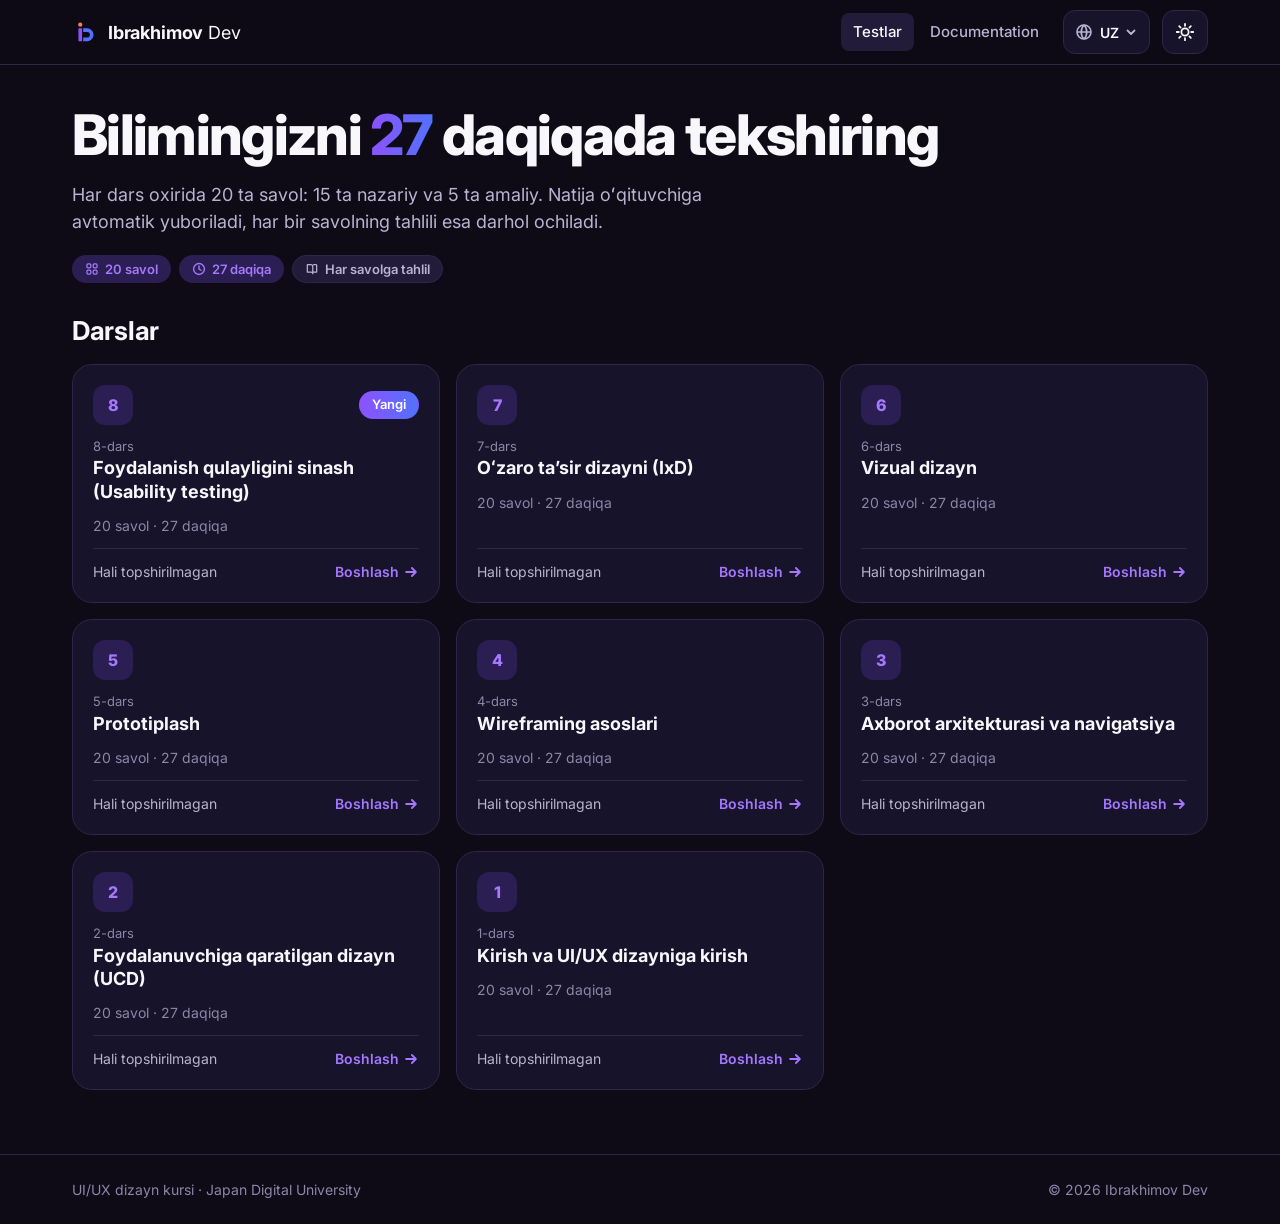
<file: index.html>
<!doctype html>
<html lang="uz" data-base="">
<head>
<meta charset="utf-8">
<meta name="viewport" content="width=device-width, initial-scale=1, viewport-fit=cover">
<title>UI/UX testlar · Ibrakhimov Dev</title>
<meta name="description" content="UI/UX dizayn kursi: har dars uchun 20 savollik test, tahlil bilan.">
<meta name="theme-color" content="#0E0B17">
<link rel="icon" href="assets/img/mark.svg" type="image/svg+xml">
<link rel="icon" href="assets/img/favicon-32.png" sizes="32x32">
<link rel="apple-touch-icon" href="assets/img/apple-touch-icon.png">
<link rel="preconnect" href="https://fonts.googleapis.com">
<link rel="preconnect" href="https://fonts.gstatic.com" crossorigin>
<link rel="stylesheet" href="https://fonts.googleapis.com/css2?family=Inter:wght@400;500;600;700;800&display=swap">
<link rel="stylesheet" href="assets/css/style.css">
<script>try{var th=JSON.parse(localStorage.getItem('uiux:theme'));if(th)document.documentElement.setAttribute('data-theme',th)}catch(e){}</script>
</head>
<body data-page="tests">
<header id="site-header"></header>
<main id="main">
  <section class="hero container">
    <h1 class="display" id="hero-title"></h1>
    <p class="lead" id="hero-lead"></p>
    <div class="chips" id="hero-chips"></div>
  </section>
  <section class="container section" style="padding-top:8px" aria-labelledby="lessons-title">
    <h2 class="h2" id="lessons-title" data-t="home.lessons" style="margin-bottom:16px"></h2>
    <div class="lessons" id="lessons"></div>
  </section>
</main>
<footer id="site-footer"></footer>
<script src="assets/js/i18n.js"></script>
<script src="assets/js/common.js"></script>
<script src="assets/js/home.js"></script>
</body>
</html>
</file>
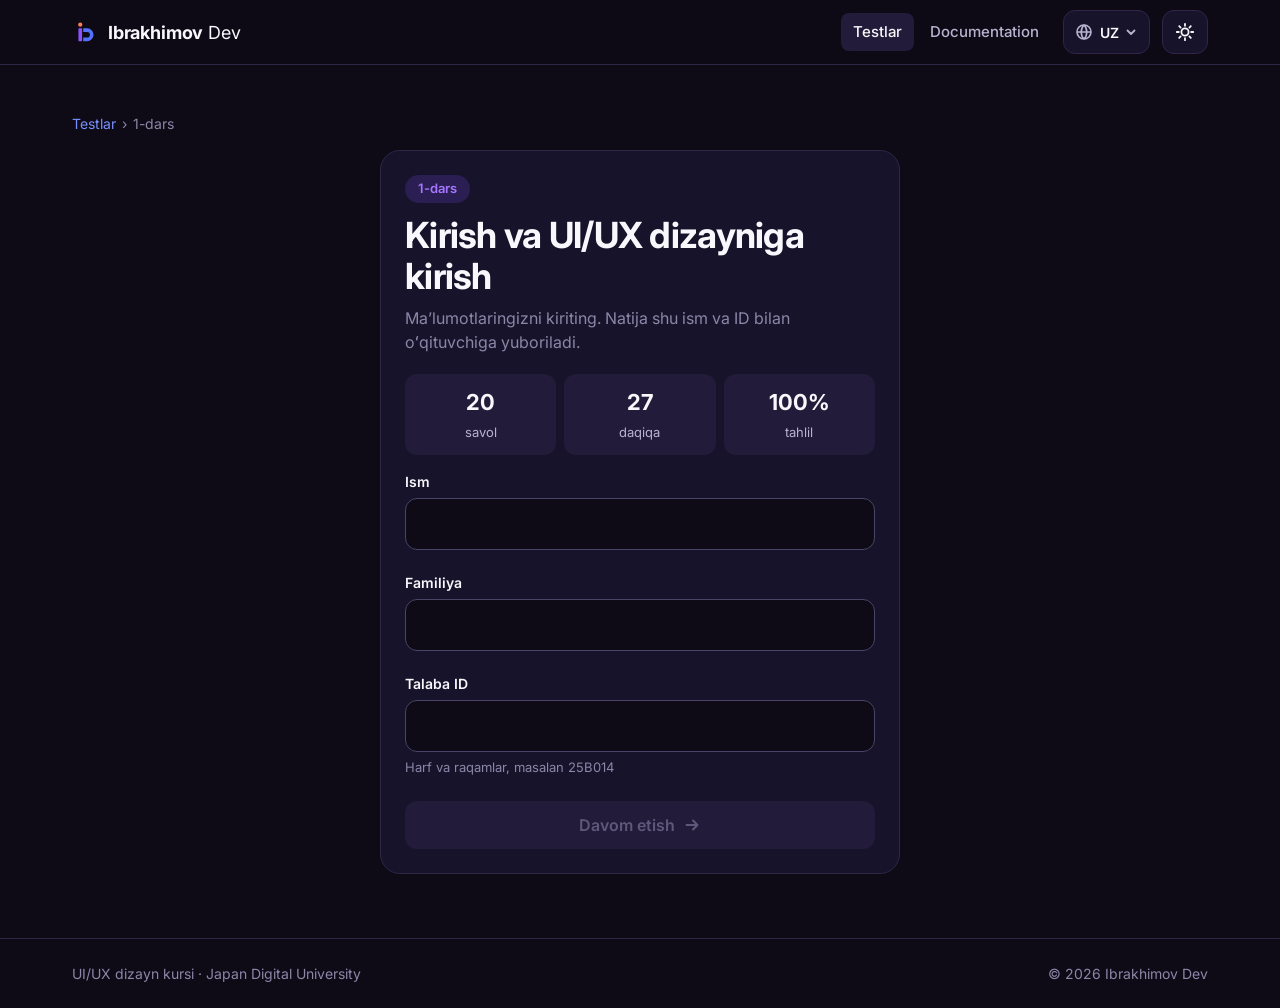
<file: dars-1/index.html>
<!doctype html>
<html lang="uz" data-base="../">
<head>
<meta charset="utf-8">
<meta name="viewport" content="width=device-width, initial-scale=1, viewport-fit=cover">
<title>1-dars testi · Ibrakhimov Dev</title>
<meta name="description" content="Kirish va UI/UX dizayniga kirish — 20 savollik test (15 nazariy + 5 amaliy), 27 daqiqa.">
<meta name="theme-color" content="#0E0B17">
<link rel="icon" href="../assets/img/mark.svg" type="image/svg+xml">
<link rel="icon" href="../assets/img/favicon-32.png" sizes="32x32">
<link rel="apple-touch-icon" href="../assets/img/apple-touch-icon.png">
<link rel="preconnect" href="https://fonts.googleapis.com">
<link rel="preconnect" href="https://fonts.gstatic.com" crossorigin>
<link rel="stylesheet" href="https://fonts.googleapis.com/css2?family=Inter:wght@400;500;600;700;800&display=swap">
<link rel="stylesheet" href="../assets/css/style.css">
<script>try{var th=JSON.parse(localStorage.getItem('uiux:theme'));if(th)document.documentElement.setAttribute('data-theme',th)}catch(e){}</script>
</head>
<body data-page="tests" data-lesson="1">
<header id="site-header"></header>
<main id="main"><div id="app"><div class="container section"><div class="card empty">…</div></div></div></main>
<footer id="site-footer"></footer>
<script src="../assets/js/i18n.js"></script>
<script src="../assets/js/common.js"></script>
<script src="../assets/js/test.js"></script>
</body>
</html>
</file>
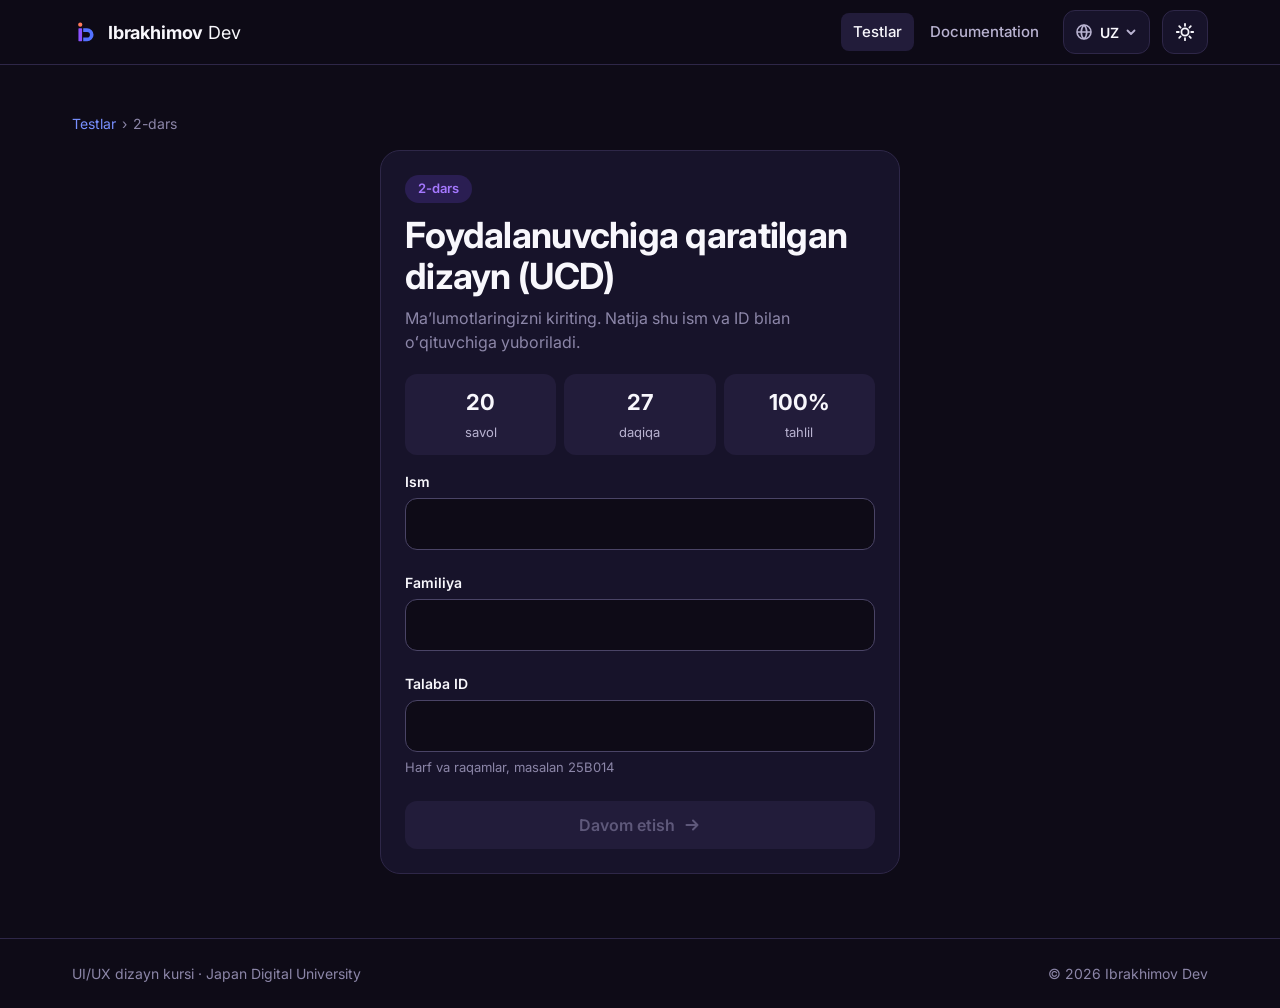
<file: dars-2/index.html>
<!doctype html>
<html lang="uz" data-base="../">
<head>
<meta charset="utf-8">
<meta name="viewport" content="width=device-width, initial-scale=1, viewport-fit=cover">
<title>2-dars testi · Ibrakhimov Dev</title>
<meta name="description" content="Foydalanuvchiga qaratilgan dizayn (UCD) — 20 savollik test (15 nazariy + 5 amaliy), 27 daqiqa.">
<meta name="theme-color" content="#0E0B17">
<link rel="icon" href="../assets/img/mark.svg" type="image/svg+xml">
<link rel="icon" href="../assets/img/favicon-32.png" sizes="32x32">
<link rel="apple-touch-icon" href="../assets/img/apple-touch-icon.png">
<link rel="preconnect" href="https://fonts.googleapis.com">
<link rel="preconnect" href="https://fonts.gstatic.com" crossorigin>
<link rel="stylesheet" href="https://fonts.googleapis.com/css2?family=Inter:wght@400;500;600;700;800&display=swap">
<link rel="stylesheet" href="../assets/css/style.css">
<script>try{var th=JSON.parse(localStorage.getItem('uiux:theme'));if(th)document.documentElement.setAttribute('data-theme',th)}catch(e){}</script>
</head>
<body data-page="tests" data-lesson="2">
<header id="site-header"></header>
<main id="main"><div id="app"><div class="container section"><div class="card empty">…</div></div></div></main>
<footer id="site-footer"></footer>
<script src="../assets/js/i18n.js"></script>
<script src="../assets/js/common.js"></script>
<script src="../assets/js/test.js"></script>
</body>
</html>
</file>
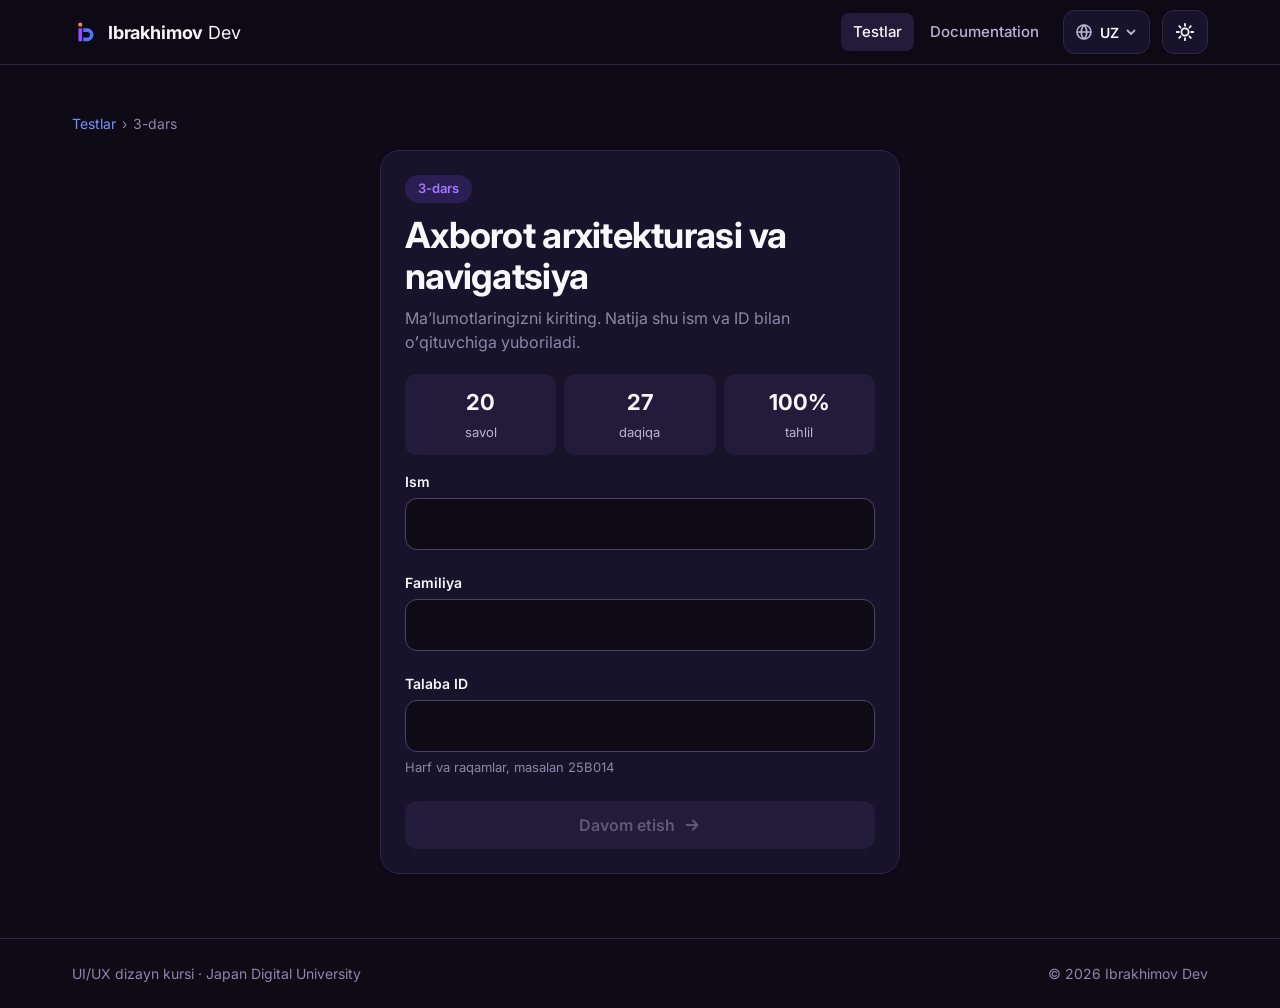
<file: dars-3/index.html>
<!doctype html>
<html lang="uz" data-base="../">
<head>
<meta charset="utf-8">
<meta name="viewport" content="width=device-width, initial-scale=1, viewport-fit=cover">
<title>3-dars testi · Ibrakhimov Dev</title>
<meta name="description" content="Axborot arxitekturasi va navigatsiya — 20 savollik test (15 nazariy + 5 amaliy), 27 daqiqa.">
<meta name="theme-color" content="#0E0B17">
<link rel="icon" href="../assets/img/mark.svg" type="image/svg+xml">
<link rel="icon" href="../assets/img/favicon-32.png" sizes="32x32">
<link rel="apple-touch-icon" href="../assets/img/apple-touch-icon.png">
<link rel="preconnect" href="https://fonts.googleapis.com">
<link rel="preconnect" href="https://fonts.gstatic.com" crossorigin>
<link rel="stylesheet" href="https://fonts.googleapis.com/css2?family=Inter:wght@400;500;600;700;800&display=swap">
<link rel="stylesheet" href="../assets/css/style.css">
<script>try{var th=JSON.parse(localStorage.getItem('uiux:theme'));if(th)document.documentElement.setAttribute('data-theme',th)}catch(e){}</script>
</head>
<body data-page="tests" data-lesson="3">
<header id="site-header"></header>
<main id="main"><div id="app"><div class="container section"><div class="card empty">…</div></div></div></main>
<footer id="site-footer"></footer>
<script src="../assets/js/i18n.js"></script>
<script src="../assets/js/common.js"></script>
<script src="../assets/js/test.js"></script>
</body>
</html>
</file>
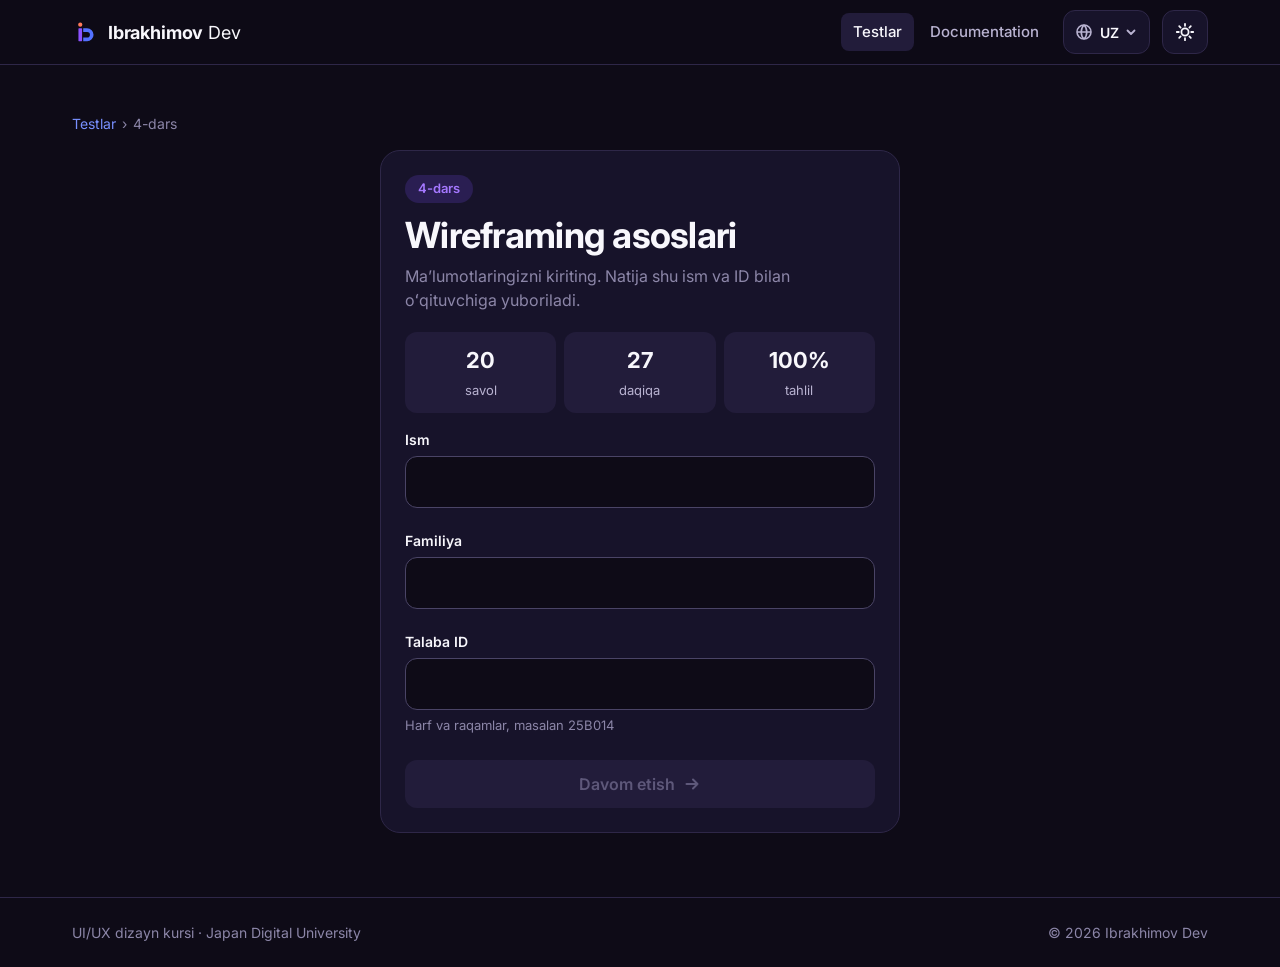
<file: dars-4/index.html>
<!doctype html>
<html lang="uz" data-base="../">
<head>
<meta charset="utf-8">
<meta name="viewport" content="width=device-width, initial-scale=1, viewport-fit=cover">
<title>4-dars testi · Ibrakhimov Dev</title>
<meta name="description" content="Wireframing asoslari — 20 savollik test (15 nazariy + 5 amaliy), 27 daqiqa.">
<meta name="theme-color" content="#0E0B17">
<link rel="icon" href="../assets/img/mark.svg" type="image/svg+xml">
<link rel="icon" href="../assets/img/favicon-32.png" sizes="32x32">
<link rel="apple-touch-icon" href="../assets/img/apple-touch-icon.png">
<link rel="preconnect" href="https://fonts.googleapis.com">
<link rel="preconnect" href="https://fonts.gstatic.com" crossorigin>
<link rel="stylesheet" href="https://fonts.googleapis.com/css2?family=Inter:wght@400;500;600;700;800&display=swap">
<link rel="stylesheet" href="../assets/css/style.css">
<script>try{var th=JSON.parse(localStorage.getItem('uiux:theme'));if(th)document.documentElement.setAttribute('data-theme',th)}catch(e){}</script>
</head>
<body data-page="tests" data-lesson="4">
<header id="site-header"></header>
<main id="main"><div id="app"><div class="container section"><div class="card empty">…</div></div></div></main>
<footer id="site-footer"></footer>
<script src="../assets/js/i18n.js"></script>
<script src="../assets/js/common.js"></script>
<script src="../assets/js/test.js"></script>
</body>
</html>
</file>
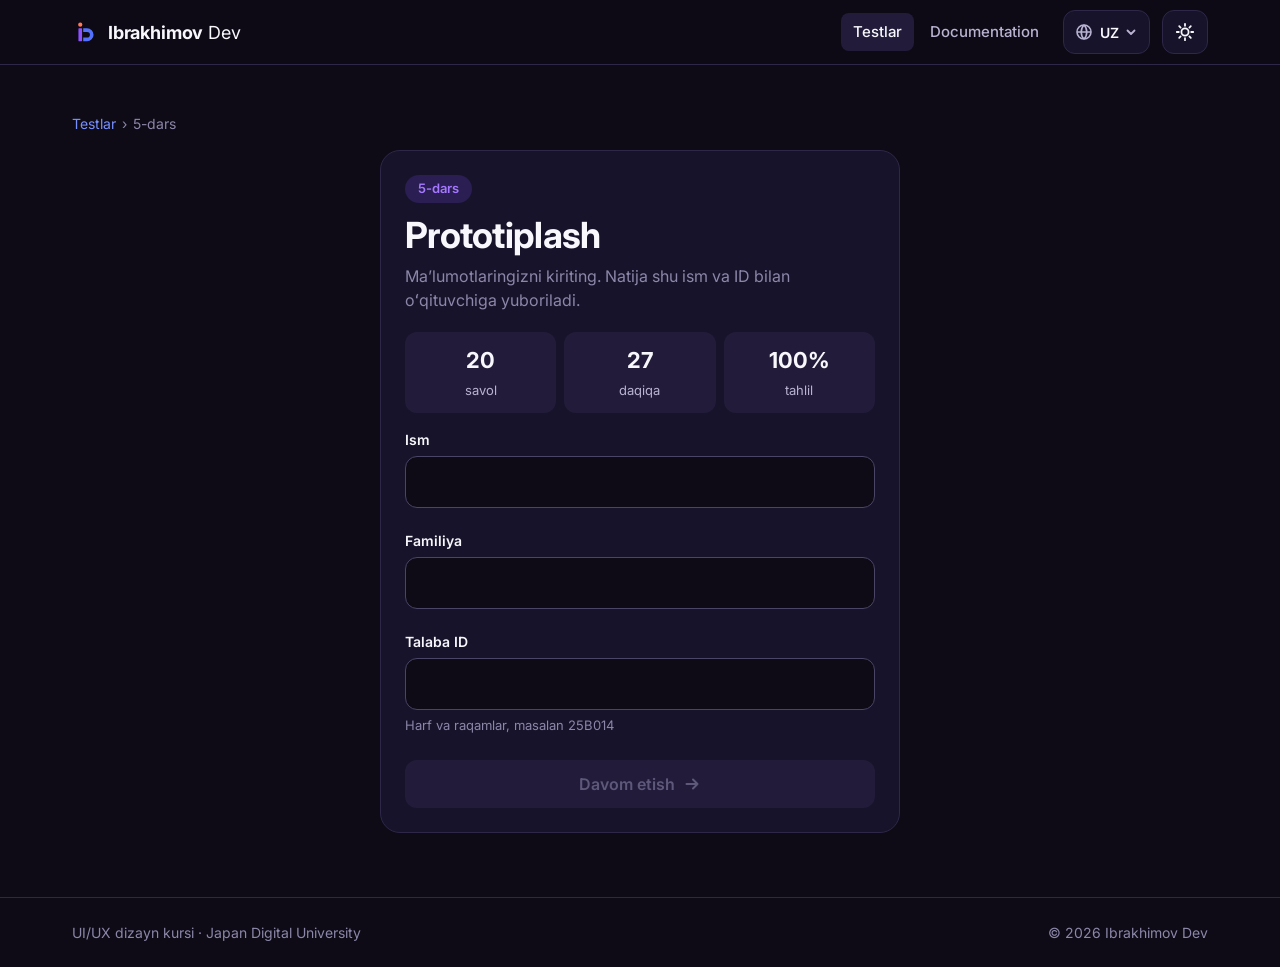
<file: dars-5/index.html>
<!doctype html>
<html lang="uz" data-base="../">
<head>
<meta charset="utf-8">
<meta name="viewport" content="width=device-width, initial-scale=1, viewport-fit=cover">
<title>5-dars testi · Ibrakhimov Dev</title>
<meta name="description" content="Prototiplash — 20 savollik test (15 nazariy + 5 amaliy), 27 daqiqa.">
<meta name="theme-color" content="#0E0B17">
<link rel="icon" href="../assets/img/mark.svg" type="image/svg+xml">
<link rel="icon" href="../assets/img/favicon-32.png" sizes="32x32">
<link rel="apple-touch-icon" href="../assets/img/apple-touch-icon.png">
<link rel="preconnect" href="https://fonts.googleapis.com">
<link rel="preconnect" href="https://fonts.gstatic.com" crossorigin>
<link rel="stylesheet" href="https://fonts.googleapis.com/css2?family=Inter:wght@400;500;600;700;800&display=swap">
<link rel="stylesheet" href="../assets/css/style.css">
<script>try{var th=JSON.parse(localStorage.getItem('uiux:theme'));if(th)document.documentElement.setAttribute('data-theme',th)}catch(e){}</script>
</head>
<body data-page="tests" data-lesson="5">
<header id="site-header"></header>
<main id="main"><div id="app"><div class="container section"><div class="card empty">…</div></div></div></main>
<footer id="site-footer"></footer>
<script src="../assets/js/i18n.js"></script>
<script src="../assets/js/common.js"></script>
<script src="../assets/js/test.js"></script>
</body>
</html>
</file>
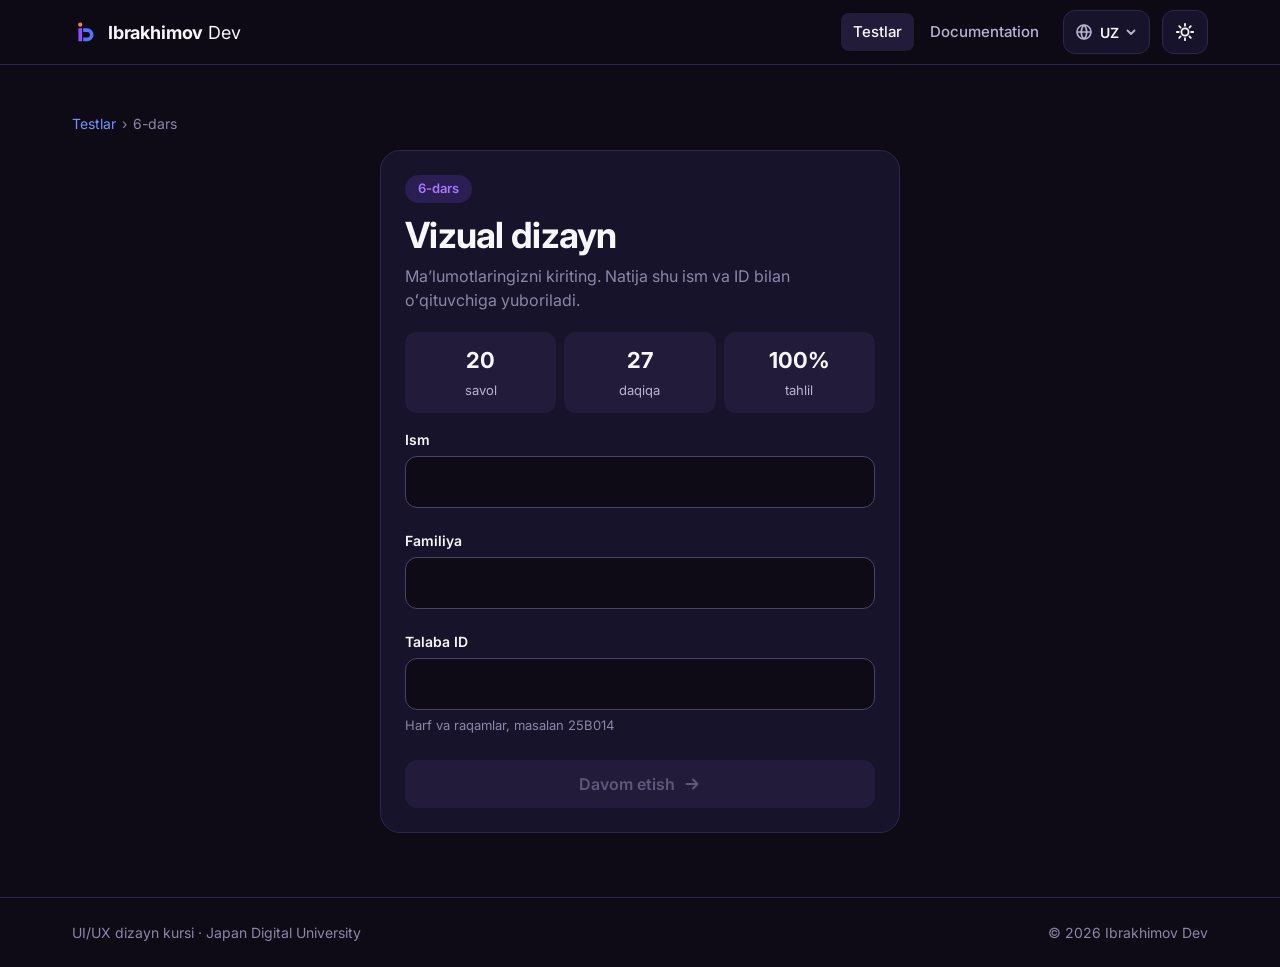
<file: dars-6/index.html>
<!doctype html>
<html lang="uz" data-base="../">
<head>
<meta charset="utf-8">
<meta name="viewport" content="width=device-width, initial-scale=1, viewport-fit=cover">
<title>6-dars testi · Ibrakhimov Dev</title>
<meta name="description" content="Vizual dizayn — 20 savollik test (15 nazariy + 5 amaliy), 27 daqiqa.">
<meta name="theme-color" content="#0E0B17">
<link rel="icon" href="../assets/img/mark.svg" type="image/svg+xml">
<link rel="icon" href="../assets/img/favicon-32.png" sizes="32x32">
<link rel="apple-touch-icon" href="../assets/img/apple-touch-icon.png">
<link rel="preconnect" href="https://fonts.googleapis.com">
<link rel="preconnect" href="https://fonts.gstatic.com" crossorigin>
<link rel="stylesheet" href="https://fonts.googleapis.com/css2?family=Inter:wght@400;500;600;700;800&display=swap">
<link rel="stylesheet" href="../assets/css/style.css">
<script>try{var th=JSON.parse(localStorage.getItem('uiux:theme'));if(th)document.documentElement.setAttribute('data-theme',th)}catch(e){}</script>
</head>
<body data-page="tests" data-lesson="6">
<header id="site-header"></header>
<main id="main"><div id="app"><div class="container section"><div class="card empty">…</div></div></div></main>
<footer id="site-footer"></footer>
<script src="../assets/js/i18n.js"></script>
<script src="../assets/js/common.js"></script>
<script src="../assets/js/test.js"></script>
</body>
</html>
</file>
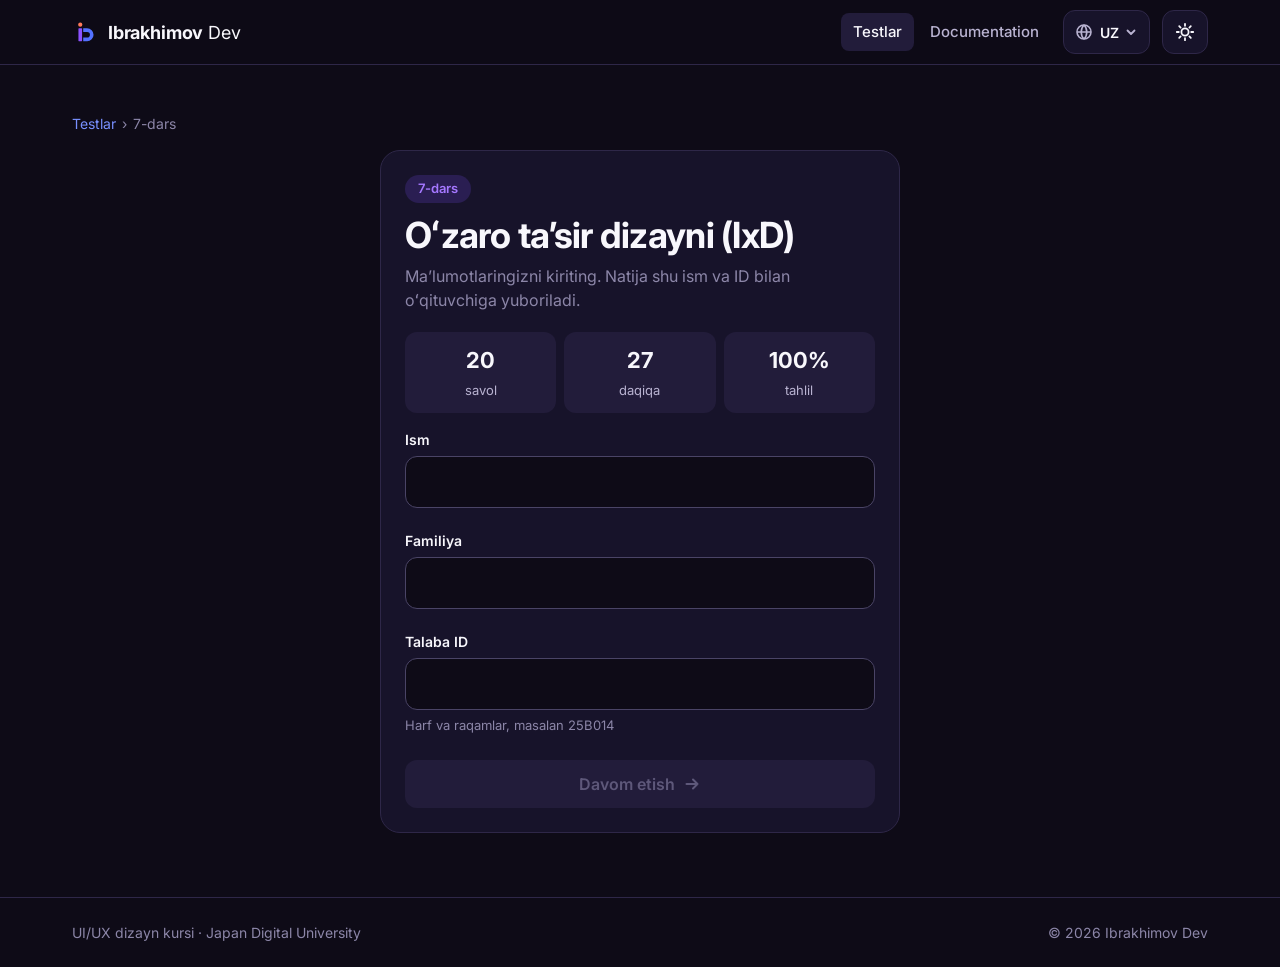
<file: dars-7/index.html>
<!doctype html>
<html lang="uz" data-base="../">
<head>
<meta charset="utf-8">
<meta name="viewport" content="width=device-width, initial-scale=1, viewport-fit=cover">
<title>7-dars testi · Ibrakhimov Dev</title>
<meta name="description" content="Oʻzaro taʼsir dizayni (IxD) — 20 savollik test (15 nazariy + 5 amaliy), 27 daqiqa.">
<meta name="theme-color" content="#0E0B17">
<link rel="icon" href="../assets/img/mark.svg" type="image/svg+xml">
<link rel="icon" href="../assets/img/favicon-32.png" sizes="32x32">
<link rel="apple-touch-icon" href="../assets/img/apple-touch-icon.png">
<link rel="preconnect" href="https://fonts.googleapis.com">
<link rel="preconnect" href="https://fonts.gstatic.com" crossorigin>
<link rel="stylesheet" href="https://fonts.googleapis.com/css2?family=Inter:wght@400;500;600;700;800&display=swap">
<link rel="stylesheet" href="../assets/css/style.css">
<script>try{var th=JSON.parse(localStorage.getItem('uiux:theme'));if(th)document.documentElement.setAttribute('data-theme',th)}catch(e){}</script>
</head>
<body data-page="tests" data-lesson="7">
<header id="site-header"></header>
<main id="main"><div id="app"><div class="container section"><div class="card empty">…</div></div></div></main>
<footer id="site-footer"></footer>
<script src="../assets/js/i18n.js"></script>
<script src="../assets/js/common.js"></script>
<script src="../assets/js/test.js"></script>
</body>
</html>
</file>
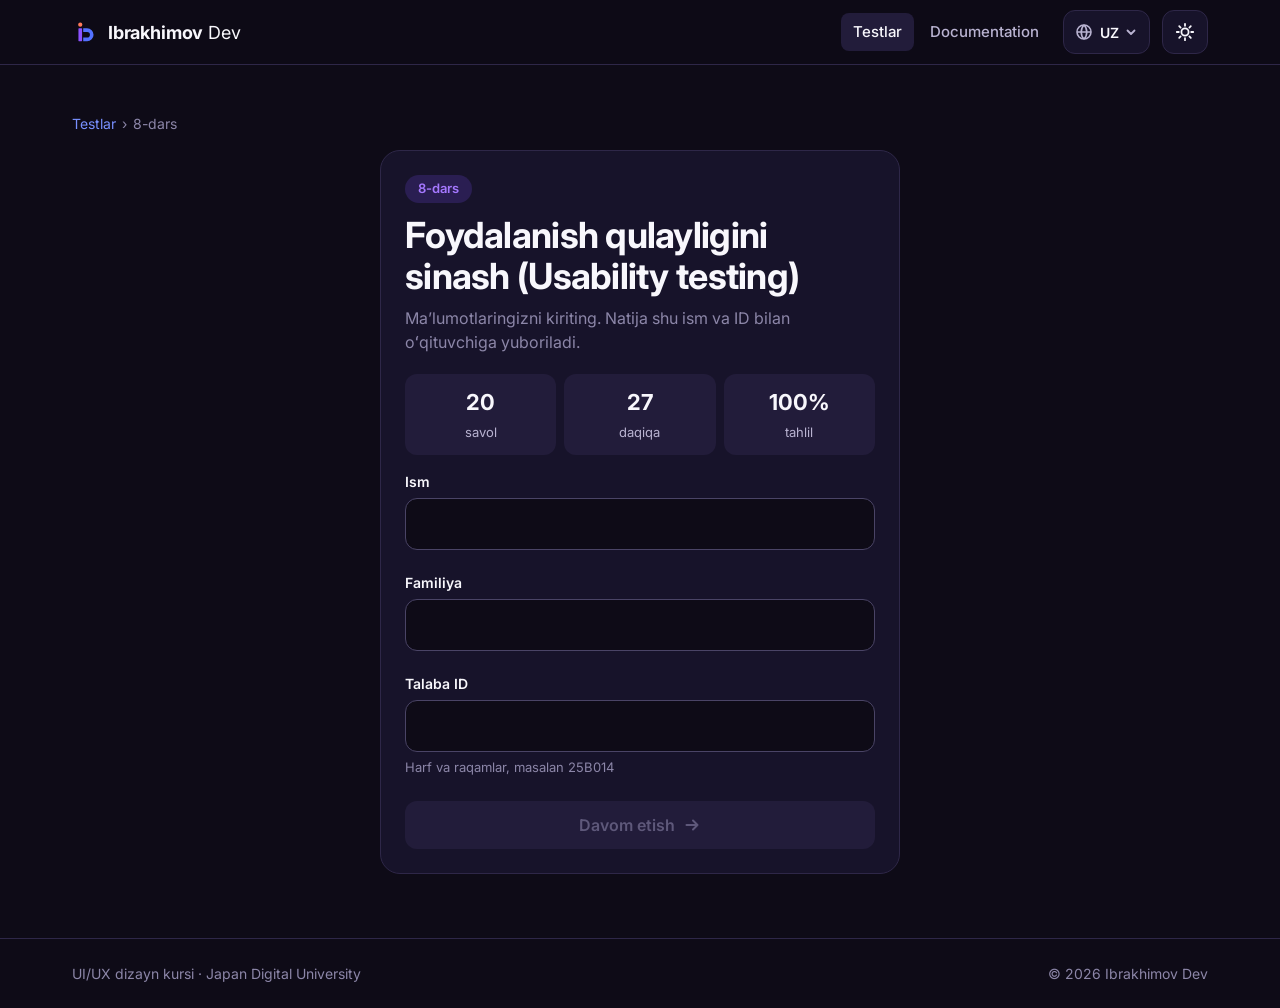
<file: dars-8/index.html>
<!doctype html>
<html lang="uz" data-base="../">
<head>
<meta charset="utf-8">
<meta name="viewport" content="width=device-width, initial-scale=1, viewport-fit=cover">
<title>8-dars testi · Ibrakhimov Dev</title>
<meta name="description" content="Foydalanish qulayligini sinash (Usability testing) — 20 savollik test (15 nazariy + 5 amaliy), 27 daqiqa.">
<meta name="theme-color" content="#0E0B17">
<link rel="icon" href="../assets/img/mark.svg" type="image/svg+xml">
<link rel="icon" href="../assets/img/favicon-32.png" sizes="32x32">
<link rel="apple-touch-icon" href="../assets/img/apple-touch-icon.png">
<link rel="preconnect" href="https://fonts.googleapis.com">
<link rel="preconnect" href="https://fonts.gstatic.com" crossorigin>
<link rel="stylesheet" href="https://fonts.googleapis.com/css2?family=Inter:wght@400;500;600;700;800&display=swap">
<link rel="stylesheet" href="../assets/css/style.css">
<script>try{var th=JSON.parse(localStorage.getItem('uiux:theme'));if(th)document.documentElement.setAttribute('data-theme',th)}catch(e){}</script>
</head>
<body data-page="tests" data-lesson="8">
<header id="site-header"></header>
<main id="main"><div id="app"><div class="container section"><div class="card empty">…</div></div></div></main>
<footer id="site-footer"></footer>
<script src="../assets/js/i18n.js"></script>
<script src="../assets/js/common.js"></script>
<script src="../assets/js/test.js"></script>
</body>
</html>
</file>
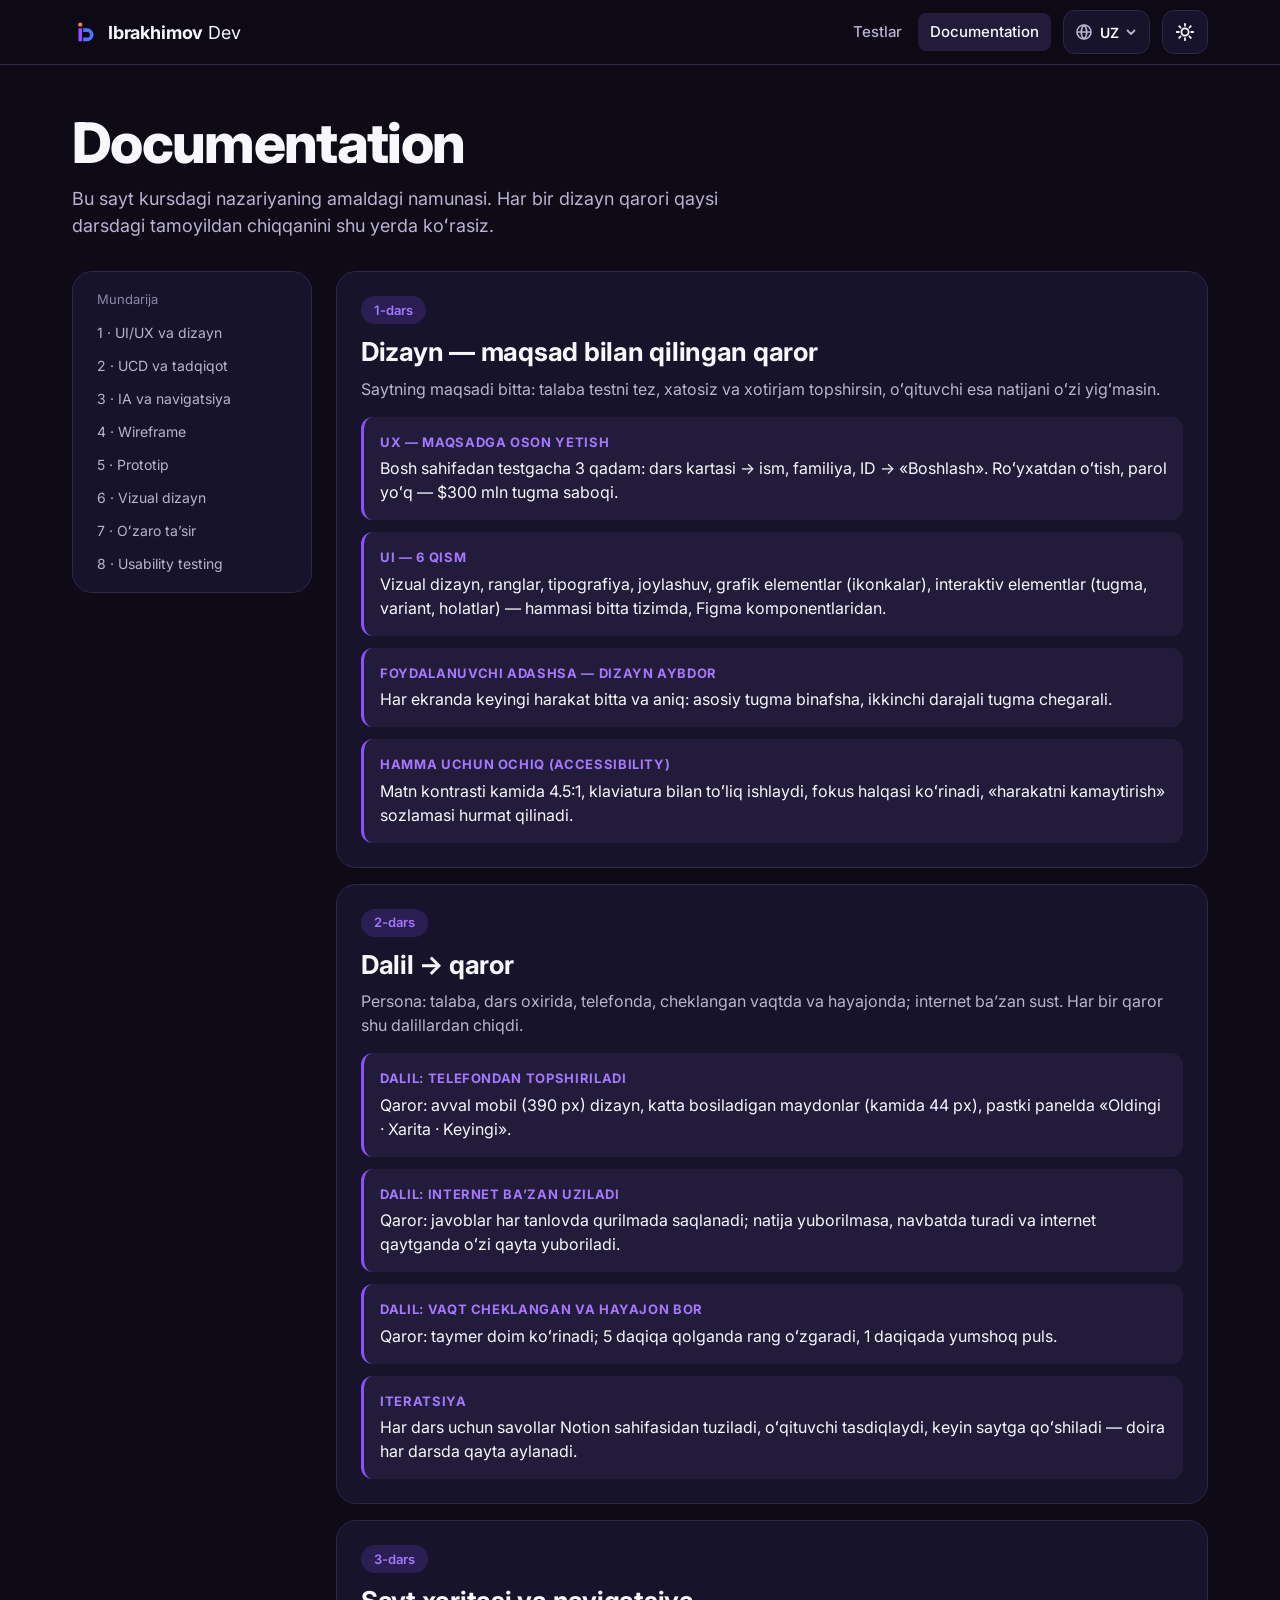
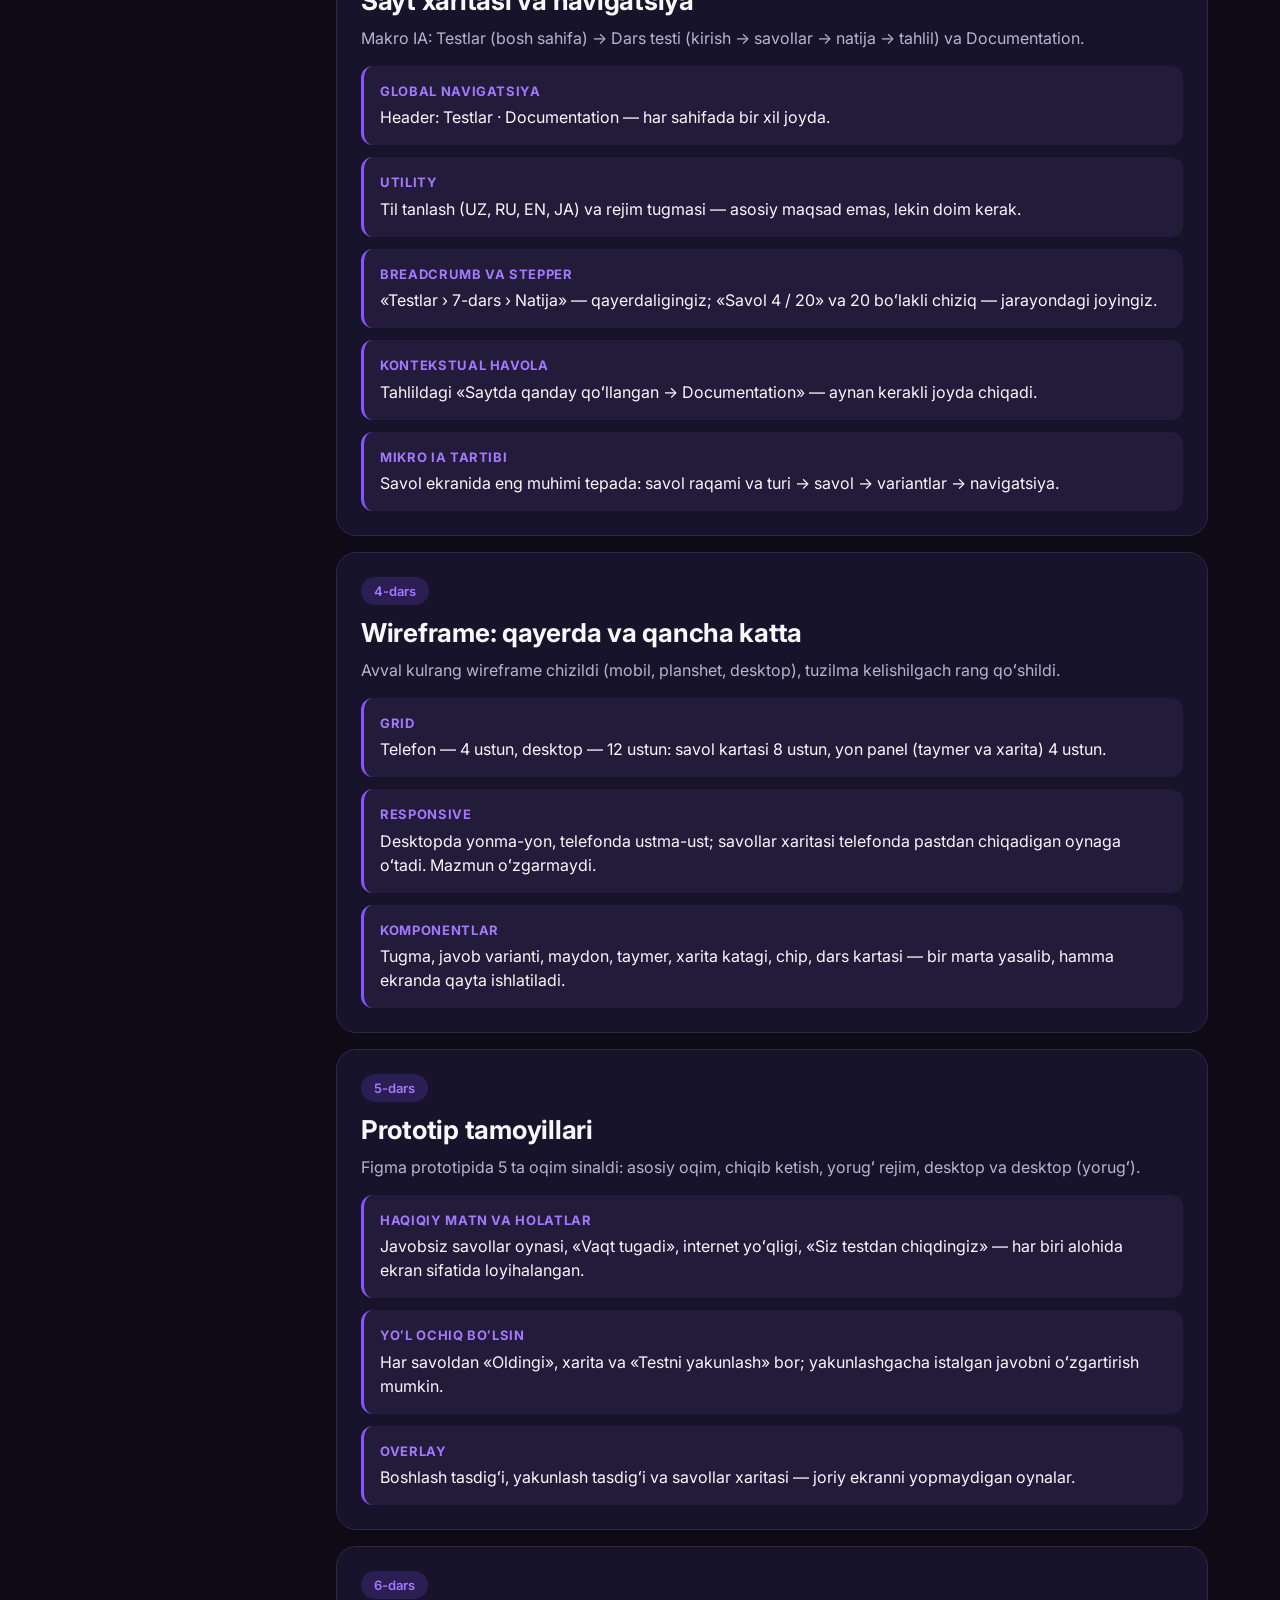
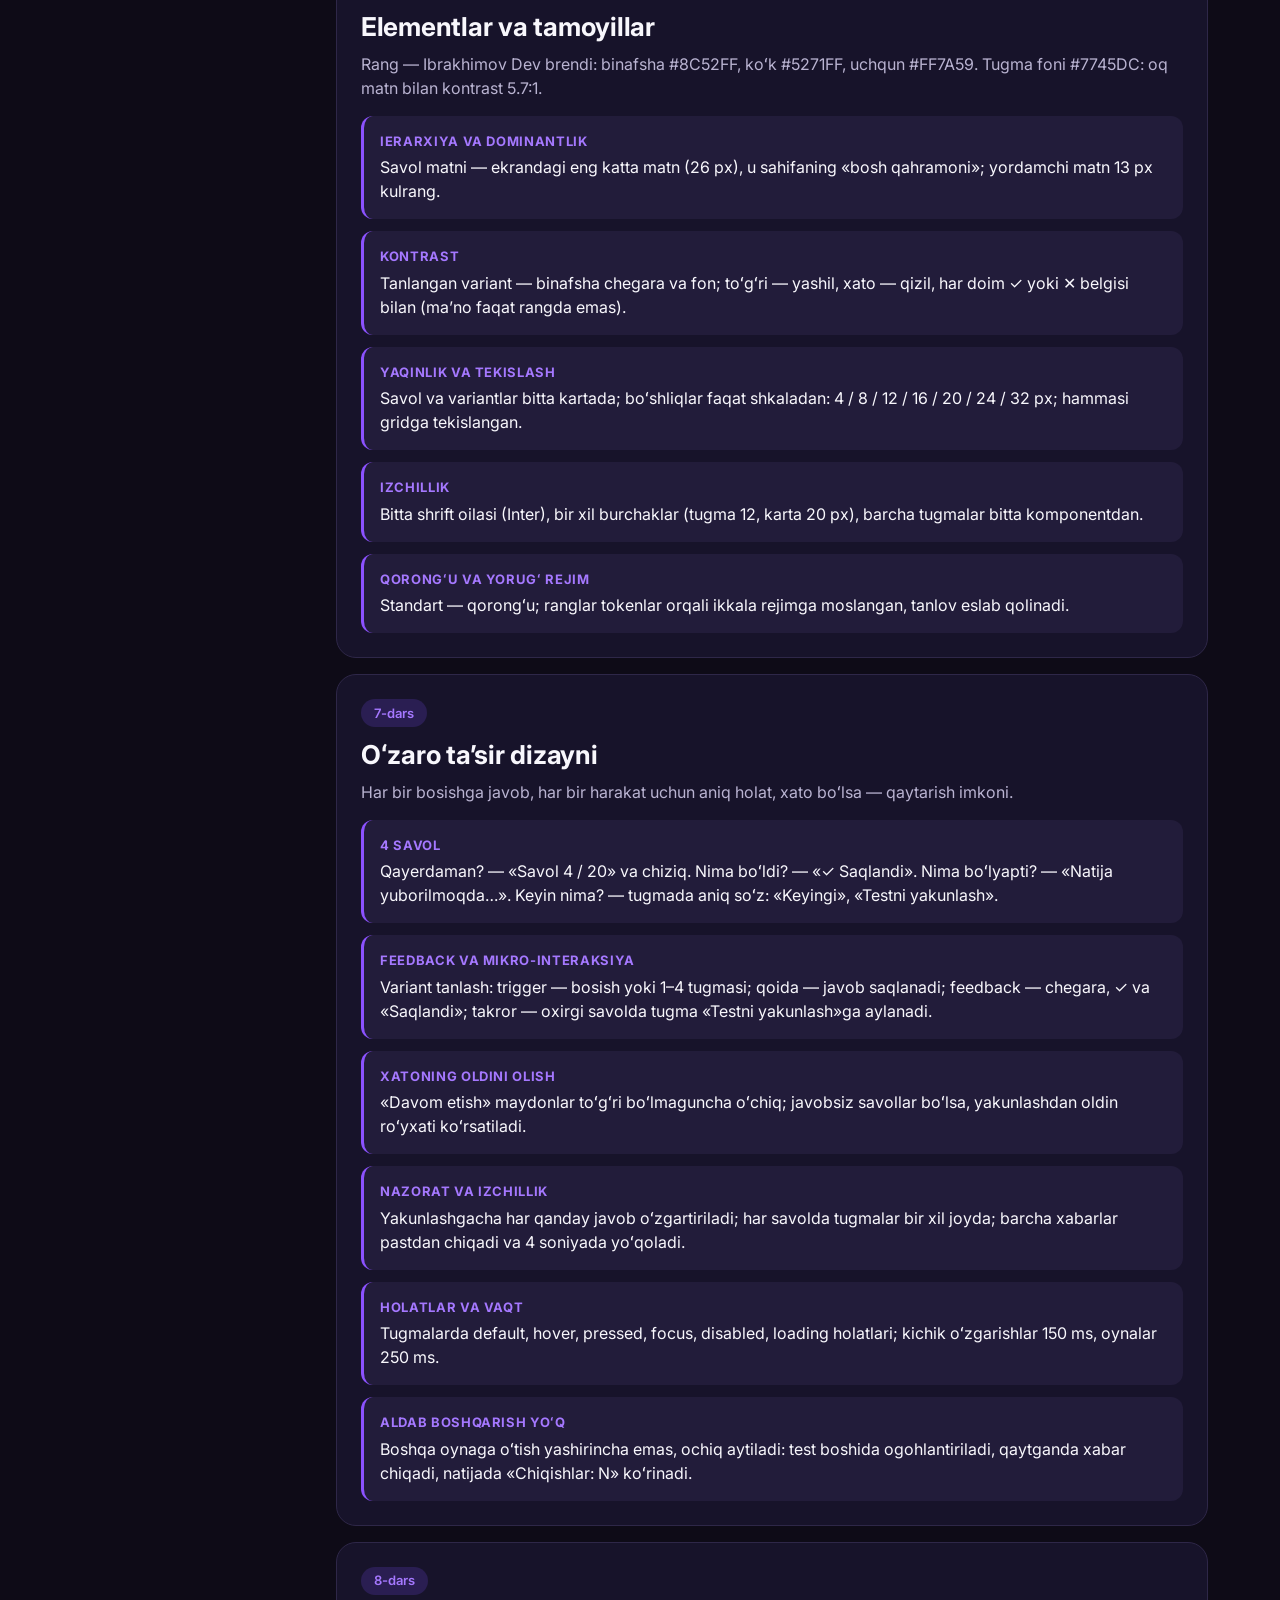
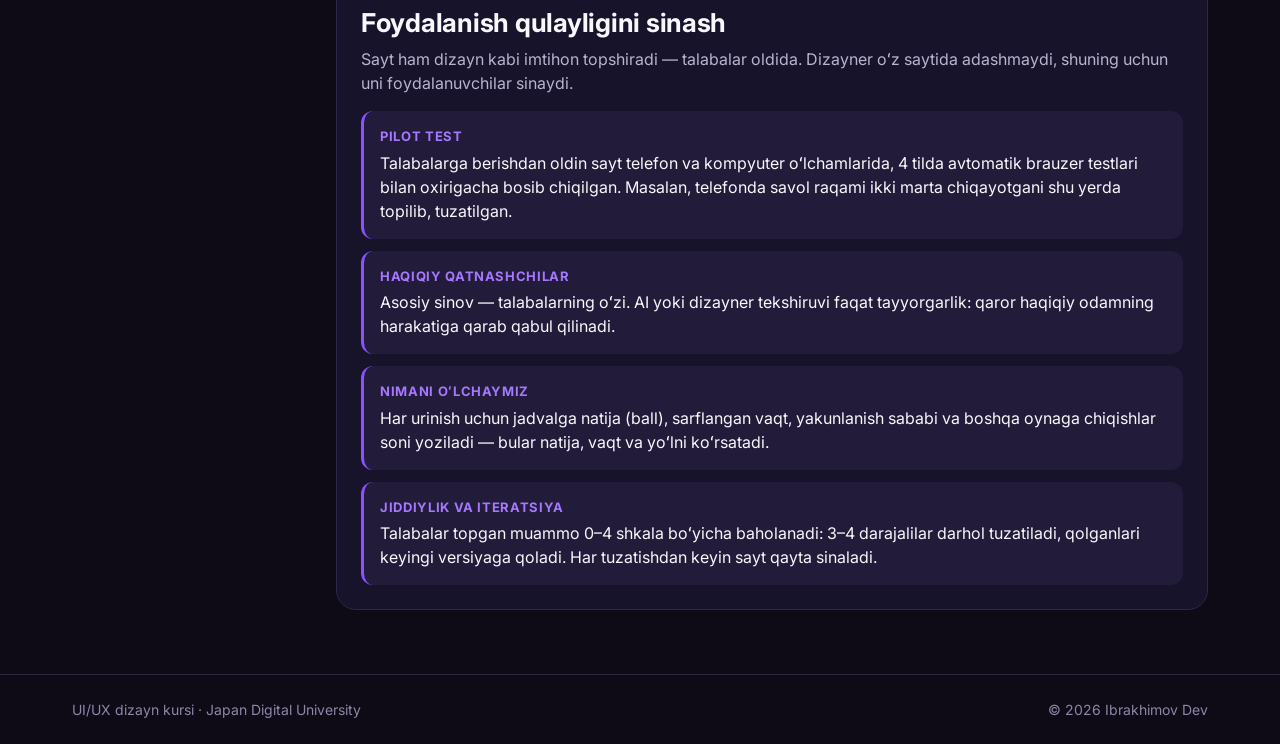
<file: docs.html>
<!doctype html>
<html lang="uz" data-base="">
<head>
<meta charset="utf-8">
<meta name="viewport" content="width=device-width, initial-scale=1, viewport-fit=cover">
<title>Documentation · UI/UX testlar · Ibrakhimov Dev</title>
<meta name="description" content="Saytdagi har bir dizayn qarori kursning qaysi darsidagi tamoyildan chiqqani.">
<meta name="theme-color" content="#0E0B17">
<link rel="icon" href="assets/img/mark.svg" type="image/svg+xml">
<link rel="icon" href="assets/img/favicon-32.png" sizes="32x32">
<link rel="apple-touch-icon" href="assets/img/apple-touch-icon.png">
<link rel="preconnect" href="https://fonts.googleapis.com">
<link rel="preconnect" href="https://fonts.gstatic.com" crossorigin>
<link rel="stylesheet" href="https://fonts.googleapis.com/css2?family=Inter:wght@400;500;600;700;800&display=swap">
<link rel="stylesheet" href="assets/css/style.css">
<script>try{var th=JSON.parse(localStorage.getItem('uiux:theme'));if(th)document.documentElement.setAttribute('data-theme',th)}catch(e){}</script>
</head>
<body data-page="docs">
<header id="site-header"></header>
<main id="main" class="container section">
  <h1 class="display" data-t="docs.title"></h1>
  <p class="lead" style="margin-top:12px;max-width:720px" data-t="docs.lead"></p>
  <div class="notice" id="tr-note" hidden><svg viewBox="0 0 18 18" fill="none" aria-hidden="true"><circle cx="9" cy="9" r="7" stroke="currentColor" stroke-width="1.6"/><path d="M9 8v4.5" stroke="currentColor" stroke-width="1.8" stroke-linecap="round"/><circle cx="9" cy="5.6" r="1" fill="currentColor"/></svg><span data-t="docs.trNote"></span></div>

  <div class="docs" style="margin-top:32px">
    <nav class="toc card" style="padding:12px" aria-label="Mundarija">
      <div class="caption" style="padding:6px 12px" data-t="docs.toc"></div>
      <a href="#dars-1">1 · UI/UX va dizayn</a>
      <a href="#dars-2">2 · UCD va tadqiqot</a>
      <a href="#dars-3">3 · IA va navigatsiya</a>
      <a href="#dars-4">4 · Wireframe</a>
      <a href="#dars-5">5 · Prototip</a>
      <a href="#dars-6">6 · Vizual dizayn</a>
      <a href="#dars-7">7 · Oʻzaro taʼsir</a>
      <a href="#dars-8">8 · Usability testing</a>
    </nav>

    <div style="display:grid;gap:16px" lang="uz">
      <section class="card doc-sec" id="dars-1">
        <span class="chip chip-brand">1-dars</span>
        <h2 class="h2" style="margin-top:12px">Dizayn — maqsad bilan qilingan qaror</h2>
        <p class="intro">Saytning maqsadi bitta: talaba testni tez, xatosiz va xotirjam topshirsin, oʻqituvchi esa natijani oʻzi yigʻmasin.</p>
        <div class="decisions">
          <div class="decision"><span class="th">UX — maqsadga oson yetish</span><span class="de">Bosh sahifadan testgacha 3 qadam: dars kartasi → ism, familiya, ID → «Boshlash». Roʻyxatdan oʻtish, parol yoʻq — $300 mln tugma saboqi.</span></div>
          <div class="decision"><span class="th">UI — 6 qism</span><span class="de">Vizual dizayn, ranglar, tipografiya, joylashuv, grafik elementlar (ikonkalar), interaktiv elementlar (tugma, variant, holatlar) — hammasi bitta tizimda, Figma komponentlaridan.</span></div>
          <div class="decision"><span class="th">Foydalanuvchi adashsa — dizayn aybdor</span><span class="de">Har ekranda keyingi harakat bitta va aniq: asosiy tugma binafsha, ikkinchi darajali tugma chegarali.</span></div>
          <div class="decision"><span class="th">Hamma uchun ochiq (accessibility)</span><span class="de">Matn kontrasti kamida 4.5:1, klaviatura bilan toʻliq ishlaydi, fokus halqasi koʻrinadi, «harakatni kamaytirish» sozlamasi hurmat qilinadi.</span></div>
        </div>
      </section>

      <section class="card doc-sec" id="dars-2">
        <span class="chip chip-brand">2-dars</span>
        <h2 class="h2" style="margin-top:12px">Dalil → qaror</h2>
        <p class="intro">Persona: talaba, dars oxirida, telefonda, cheklangan vaqtda va hayajonda; internet baʼzan sust. Har bir qaror shu dalillardan chiqdi.</p>
        <div class="decisions">
          <div class="decision"><span class="th">Dalil: telefondan topshiriladi</span><span class="de">Qaror: avval mobil (390 px) dizayn, katta bosiladigan maydonlar (kamida 44 px), pastki panelda «Oldingi · Xarita · Keyingi».</span></div>
          <div class="decision"><span class="th">Dalil: internet baʼzan uziladi</span><span class="de">Qaror: javoblar har tanlovda qurilmada saqlanadi; natija yuborilmasa, navbatda turadi va internet qaytganda oʻzi qayta yuboriladi.</span></div>
          <div class="decision"><span class="th">Dalil: vaqt cheklangan va hayajon bor</span><span class="de">Qaror: taymer doim koʻrinadi; 5 daqiqa qolganda rang oʻzgaradi, 1 daqiqada yumshoq puls.</span></div>
          <div class="decision"><span class="th">Iteratsiya</span><span class="de">Har dars uchun savollar Notion sahifasidan tuziladi, oʻqituvchi tasdiqlaydi, keyin saytga qoʻshiladi — doira har darsda qayta aylanadi.</span></div>
        </div>
      </section>

      <section class="card doc-sec" id="dars-3">
        <span class="chip chip-brand">3-dars</span>
        <h2 class="h2" style="margin-top:12px">Sayt xaritasi va navigatsiya</h2>
        <p class="intro">Makro IA: Testlar (bosh sahifa) → Dars testi (kirish → savollar → natija → tahlil) va Documentation.</p>
        <div class="decisions">
          <div class="decision"><span class="th">Global navigatsiya</span><span class="de">Header: Testlar · Documentation — har sahifada bir xil joyda.</span></div>
          <div class="decision"><span class="th">Utility</span><span class="de">Til tanlash (UZ, RU, EN, JA) va rejim tugmasi — asosiy maqsad emas, lekin doim kerak.</span></div>
          <div class="decision"><span class="th">Breadcrumb va stepper</span><span class="de">«Testlar › 7-dars › Natija» — qayerdaligingiz; «Savol 4 / 20» va 20 boʻlakli chiziq — jarayondagi joyingiz.</span></div>
          <div class="decision"><span class="th">Kontekstual havola</span><span class="de">Tahlildagi «Saytda qanday qoʻllangan → Documentation» — aynan kerakli joyda chiqadi.</span></div>
          <div class="decision"><span class="th">Mikro IA tartibi</span><span class="de">Savol ekranida eng muhimi tepada: savol raqami va turi → savol → variantlar → navigatsiya.</span></div>
        </div>
      </section>

      <section class="card doc-sec" id="dars-4">
        <span class="chip chip-brand">4-dars</span>
        <h2 class="h2" style="margin-top:12px">Wireframe: qayerda va qancha katta</h2>
        <p class="intro">Avval kulrang wireframe chizildi (mobil, planshet, desktop), tuzilma kelishilgach rang qoʻshildi.</p>
        <div class="decisions">
          <div class="decision"><span class="th">Grid</span><span class="de">Telefon — 4 ustun, desktop — 12 ustun: savol kartasi 8 ustun, yon panel (taymer va xarita) 4 ustun.</span></div>
          <div class="decision"><span class="th">Responsive</span><span class="de">Desktopda yonma-yon, telefonda ustma-ust; savollar xaritasi telefonda pastdan chiqadigan oynaga oʻtadi. Mazmun oʻzgarmaydi.</span></div>
          <div class="decision"><span class="th">Komponentlar</span><span class="de">Tugma, javob varianti, maydon, taymer, xarita katagi, chip, dars kartasi — bir marta yasalib, hamma ekranda qayta ishlatiladi.</span></div>
        </div>
      </section>

      <section class="card doc-sec" id="dars-5">
        <span class="chip chip-brand">5-dars</span>
        <h2 class="h2" style="margin-top:12px">Prototip tamoyillari</h2>
        <p class="intro">Figma prototipida 5 ta oqim sinaldi: asosiy oqim, chiqib ketish, yorugʻ rejim, desktop va desktop (yorugʻ).</p>
        <div class="decisions">
          <div class="decision"><span class="th">Haqiqiy matn va holatlar</span><span class="de">Javobsiz savollar oynasi, «Vaqt tugadi», internet yoʻqligi, «Siz testdan chiqdingiz» — har biri alohida ekran sifatida loyihalangan.</span></div>
          <div class="decision"><span class="th">Yoʻl ochiq boʻlsin</span><span class="de">Har savoldan «Oldingi», xarita va «Testni yakunlash» bor; yakunlashgacha istalgan javobni oʻzgartirish mumkin.</span></div>
          <div class="decision"><span class="th">Overlay</span><span class="de">Boshlash tasdigʻi, yakunlash tasdigʻi va savollar xaritasi — joriy ekranni yopmaydigan oynalar.</span></div>
        </div>
      </section>

      <section class="card doc-sec" id="dars-6">
        <span class="chip chip-brand">6-dars</span>
        <h2 class="h2" style="margin-top:12px">Elementlar va tamoyillar</h2>
        <p class="intro">Rang — Ibrakhimov Dev brendi: binafsha #8C52FF, koʻk #5271FF, uchqun #FF7A59. Tugma foni #7745DC: oq matn bilan kontrast 5.7:1.</p>
        <div class="decisions">
          <div class="decision"><span class="th">Ierarxiya va dominantlik</span><span class="de">Savol matni — ekrandagi eng katta matn (26 px), u sahifaning «bosh qahramoni»; yordamchi matn 13 px kulrang.</span></div>
          <div class="decision"><span class="th">Kontrast</span><span class="de">Tanlangan variant — binafsha chegara va fon; toʻgʻri — yashil, xato — qizil, har doim ✓ yoki ✕ belgisi bilan (maʼno faqat rangda emas).</span></div>
          <div class="decision"><span class="th">Yaqinlik va tekislash</span><span class="de">Savol va variantlar bitta kartada; boʻshliqlar faqat shkaladan: 4 / 8 / 12 / 16 / 20 / 24 / 32 px; hammasi gridga tekislangan.</span></div>
          <div class="decision"><span class="th">Izchillik</span><span class="de">Bitta shrift oilasi (Inter), bir xil burchaklar (tugma 12, karta 20 px), barcha tugmalar bitta komponentdan.</span></div>
          <div class="decision"><span class="th">Qorongʻu va yorugʻ rejim</span><span class="de">Standart — qorongʻu; ranglar tokenlar orqali ikkala rejimga moslangan, tanlov eslab qolinadi.</span></div>
        </div>
      </section>

      <section class="card doc-sec" id="dars-7">
        <span class="chip chip-brand">7-dars</span>
        <h2 class="h2" style="margin-top:12px">Oʻzaro taʼsir dizayni</h2>
        <p class="intro">Har bir bosishga javob, har bir harakat uchun aniq holat, xato boʻlsa — qaytarish imkoni.</p>
        <div class="decisions">
          <div class="decision"><span class="th">4 savol</span><span class="de">Qayerdaman? — «Savol 4 / 20» va chiziq. Nima boʻldi? — «✓ Saqlandi». Nima boʻlyapti? — «Natija yuborilmoqda…». Keyin nima? — tugmada aniq soʻz: «Keyingi», «Testni yakunlash».</span></div>
          <div class="decision"><span class="th">Feedback va mikro-interaksiya</span><span class="de">Variant tanlash: trigger — bosish yoki 1–4 tugmasi; qoida — javob saqlanadi; feedback — chegara, ✓ va «Saqlandi»; takror — oxirgi savolda tugma «Testni yakunlash»ga aylanadi.</span></div>
          <div class="decision"><span class="th">Xatoning oldini olish</span><span class="de">«Davom etish» maydonlar toʻgʻri boʻlmaguncha oʻchiq; javobsiz savollar boʻlsa, yakunlashdan oldin roʻyxati koʻrsatiladi.</span></div>
          <div class="decision"><span class="th">Nazorat va izchillik</span><span class="de">Yakunlashgacha har qanday javob oʻzgartiriladi; har savolda tugmalar bir xil joyda; barcha xabarlar pastdan chiqadi va 4 soniyada yoʻqoladi.</span></div>
          <div class="decision"><span class="th">Holatlar va vaqt</span><span class="de">Tugmalarda default, hover, pressed, focus, disabled, loading holatlari; kichik oʻzgarishlar 150 ms, oynalar 250 ms.</span></div>
          <div class="decision"><span class="th">Aldab boshqarish yoʻq</span><span class="de">Boshqa oynaga oʻtish yashirincha emas, ochiq aytiladi: test boshida ogohlantiriladi, qaytganda xabar chiqadi, natijada «Chiqishlar: N» koʻrinadi.</span></div>
        </div>
      </section>

      <section class="card doc-sec" id="dars-8">
        <span class="chip chip-brand">8-dars</span>
        <h2 class="h2" style="margin-top:12px">Foydalanish qulayligini sinash</h2>
        <p class="intro">Sayt ham dizayn kabi imtihon topshiradi — talabalar oldida. Dizayner oʻz saytida adashmaydi, shuning uchun uni foydalanuvchilar sinaydi.</p>
        <div class="decisions">
          <div class="decision"><span class="th">Pilot test</span><span class="de">Talabalarga berishdan oldin sayt telefon va kompyuter oʻlchamlarida, 4 tilda avtomatik brauzer testlari bilan oxirigacha bosib chiqilgan. Masalan, telefonda savol raqami ikki marta chiqayotgani shu yerda topilib, tuzatilgan.</span></div>
          <div class="decision"><span class="th">Haqiqiy qatnashchilar</span><span class="de">Asosiy sinov — talabalarning oʻzi. AI yoki dizayner tekshiruvi faqat tayyorgarlik: qaror haqiqiy odamning harakatiga qarab qabul qilinadi.</span></div>
          <div class="decision"><span class="th">Nimani oʻlchaymiz</span><span class="de">Har urinish uchun jadvalga natija (ball), sarflangan vaqt, yakunlanish sababi va boshqa oynaga chiqishlar soni yoziladi — bular natija, vaqt va yoʻlni koʻrsatadi.</span></div>
          <div class="decision"><span class="th">Jiddiylik va iteratsiya</span><span class="de">Talabalar topgan muammo 0–4 shkala boʻyicha baholanadi: 3–4 darajalilar darhol tuzatiladi, qolganlari keyingi versiyaga qoladi. Har tuzatishdan keyin sayt qayta sinaladi.</span></div>
        </div>
      </section>
    </div>
  </div>
</main>
<footer id="site-footer"></footer>
<script src="assets/js/i18n.js"></script>
<script src="assets/js/common.js"></script>
<script>
  function trNote(){ document.getElementById('tr-note').hidden = App.lang === 'uz'; }
  trNote(); document.addEventListener('langchange', trNote);
</script>
</body>
</html>
</file>
<file: assets/css/style.css>
/* Ibrakhimov Dev · UI/UX testlar
   Tokenlar Figma'dagi "Ibrakhimov Dev · UI/UX Testlar" faylidan olingan (Qorongʻu / Yorugʻ rejimlar). */

:root,
:root[data-theme="dark"] {
  color-scheme: dark;
  --bg-base: #0E0B17;
  --bg-surface: #17132A;
  --bg-raised: #221C3A;
  --bg-overlay: rgba(5, 3, 11, .72);
  --border: #2E2748;
  --border-strong: #4A4466;
  --text: #F8F7FC;
  --text-2: #B9B3D1;
  --text-muted: #8C86A8;
  --on-brand: #FFFFFF;
  --violet: #8C52FF;
  --blue: #5271FF;
  --spark: #FF7A59;
  --primary: #7745DC;
  --primary-hover: #6A3BD0;
  --primary-pressed: #5B30B8;
  --selected-bg: #2A1E52;
  --selected-border: #A578FF;
  --link: #7890FF;
  --brand-text: #A578FF;
  --success: #22C55E;
  --success-bg: #12301F;
  --error: #F2555A;
  --error-bg: #3A1416;
  --warning: #FF977E;
  --warning-bg: #3D1A10;
  --focus: #A578FF;
  --disabled-bg: #221C3A;
  --disabled-text: #5E587A;
  --shadow: 0 12px 32px rgba(0, 0, 0, .45);
}

:root[data-theme="light"] {
  color-scheme: light;
  --bg-base: #F8F7FC;
  --bg-surface: #FFFFFF;
  --bg-raised: #EEEBF7;
  --bg-overlay: rgba(23, 19, 42, .48);
  --border: #D9D5EA;
  --border-strong: #B6B0CC;
  --text: #0E0B17;
  --text-2: #4A4466;
  --text-muted: #6B6585;
  --selected-bg: #F1EBFF;
  --selected-border: #7745DC;
  --link: #4561DD;
  --brand-text: #7745DC;
  --success: #15803D;
  --success-bg: #E8F6EE;
  --error: #C72A2F;
  --error-bg: #FDECEC;
  --warning: #B9553D;
  --warning-bg: #FFF0EB;
  --focus: #7745DC;
  --disabled-bg: #EEEBF7;
  --disabled-text: #9A95B2;
  --shadow: 0 12px 32px rgba(23, 19, 42, .12);
}

:root {
  --s4: 4px; --s8: 8px; --s12: 12px; --s16: 16px; --s20: 20px; --s24: 24px; --s32: 32px; --s40: 40px; --s48: 48px; --s64: 64px;
  --r-sm: 8px; --r-md: 12px; --r-lg: 16px; --r-xl: 20px; --r-2xl: 24px; --r-full: 999px;
  --font: "Inter", system-ui, -apple-system, "Segoe UI", Roboto, "Noto Sans JP", sans-serif;
  --t-fast: 150ms;
  --t-mid: 250ms;
  --ease: cubic-bezier(.2, .8, .2, 1);
}

*, *::before, *::after { box-sizing: border-box; }
html { -webkit-text-size-adjust: 100%; }
body {
  margin: 0;
  background: var(--bg-base);
  color: var(--text);
  font: 400 16px/1.5 var(--font);
  min-height: 100vh;
  display: flex;
  flex-direction: column;
  transition: background-color var(--t-mid) var(--ease), color var(--t-mid) var(--ease);
}
:lang(ja) body, body:lang(ja) { line-break: strict; }
img, svg { display: block; max-width: 100%; }
a { color: var(--link); text-underline-offset: 3px; }
button, input, select { font: inherit; color: inherit; }
h1, h2, h3, p { margin: 0; }
.sr-only { position: absolute; width: 1px; height: 1px; padding: 0; margin: -1px; overflow: hidden; clip: rect(0 0 0 0); white-space: nowrap; border: 0; }
[hidden] { display: none !important; }

:focus-visible { outline: 3px solid var(--focus); outline-offset: 3px; border-radius: var(--r-sm); }

.skip-link { position: absolute; left: var(--s16); top: -60px; z-index: 100; background: var(--primary); color: #fff; padding: var(--s8) var(--s16); border-radius: var(--r-sm); text-decoration: none; }
.skip-link:focus { top: var(--s12); }

.container { width: 100%; max-width: 1200px; margin: 0 auto; padding: 0 var(--s16); }
@media (min-width: 768px) { .container { padding: 0 var(--s32); } }

/* ---------- Header ---------- */
.site-header { position: sticky; top: 0; z-index: 30; background: color-mix(in srgb, var(--bg-base) 88%, transparent); backdrop-filter: blur(12px); border-bottom: 1px solid var(--border); }
.site-header .container { display: flex; align-items: center; gap: var(--s12); height: 64px; }
.brand { display: flex; align-items: center; gap: var(--s8); text-decoration: none; color: var(--text); margin-right: auto; font-size: 18px; letter-spacing: -.01em; }
.brand img { width: 28px; height: 28px; }
.brand b { font-weight: 700; }
.nav { display: none; gap: var(--s4); }
.nav a { color: var(--text-2); text-decoration: none; font-weight: 500; font-size: 15px; padding: var(--s8) var(--s12); border-radius: var(--r-sm); transition: background-color var(--t-fast), color var(--t-fast); }
.nav a:hover { color: var(--text); background: var(--bg-raised); }
.nav a[aria-current="page"] { color: var(--text); background: var(--bg-raised); }
@media (min-width: 768px) { .nav { display: flex; } }

.icon-btn { display: inline-flex; align-items: center; justify-content: center; gap: var(--s4); min-width: 44px; height: 44px; padding: 0 var(--s12); border-radius: var(--r-md); border: 1px solid var(--border); background: var(--bg-surface); color: var(--text); cursor: pointer; transition: background-color var(--t-fast), border-color var(--t-fast), transform var(--t-fast); }
.icon-btn:hover { background: var(--bg-raised); border-color: var(--border-strong); }
.icon-btn:active { transform: scale(.96); }
.icon-btn svg { width: 20px; height: 20px; }
.lang-select { position: relative; }
.lang-select select { appearance: none; height: 44px; padding: 0 30px 0 36px; border-radius: var(--r-md); border: 1px solid var(--border); background: var(--bg-surface); color: var(--text); font-weight: 600; font-size: 14px; cursor: pointer; }
.lang-select select:hover { border-color: var(--border-strong); }
.lang-select .globe, .lang-select .chev { position: absolute; top: 50%; transform: translateY(-50%); pointer-events: none; color: var(--text-2); }
.lang-select .globe { left: 12px; width: 18px; height: 18px; }
.lang-select .chev { right: 12px; width: 14px; height: 14px; }
.menu-btn { display: inline-flex; }
@media (min-width: 768px) { .menu-btn { display: none; } }

.mobile-menu { position: fixed; inset: 64px 0 auto 0; z-index: 29; background: var(--bg-surface); border-bottom: 1px solid var(--border); padding: var(--s12) var(--s16) var(--s20); box-shadow: var(--shadow); }
.mobile-menu a { display: block; padding: var(--s12) var(--s12); border-radius: var(--r-md); color: var(--text); text-decoration: none; font-weight: 600; }
.mobile-menu a[aria-current="page"] { background: var(--bg-raised); }

/* ---------- Typography ---------- */
.display { font-size: clamp(32px, 6vw, 56px); line-height: 1.08; font-weight: 800; letter-spacing: -.03em; }
.h1 { font-size: clamp(26px, 4vw, 36px); line-height: 1.15; font-weight: 700; letter-spacing: -.02em; }
.h2 { font-size: clamp(20px, 3vw, 26px); line-height: 1.25; font-weight: 700; letter-spacing: -.01em; }
.h3 { font-size: 18px; line-height: 1.35; font-weight: 600; }
.lead { font-size: 18px; color: var(--text-2); }
.muted { color: var(--text-muted); }
.small { font-size: 14px; }
.caption { font-size: 13px; color: var(--text-muted); }
.grad { background: linear-gradient(90deg, var(--violet), var(--blue)); -webkit-background-clip: text; background-clip: text; color: transparent; }

/* ---------- Buttons ---------- */
.btn { display: inline-flex; align-items: center; justify-content: center; gap: var(--s8); min-height: 48px; padding: 0 var(--s20); border-radius: var(--r-md); border: 1px solid transparent; font-weight: 600; font-size: 16px; cursor: pointer; text-decoration: none; transition: background-color var(--t-fast) var(--ease), border-color var(--t-fast), transform var(--t-fast), box-shadow var(--t-fast); white-space: nowrap; }
.btn svg { width: 18px; height: 18px; flex: none; }
.btn:active:not(:disabled) { transform: scale(.97); }
.btn-primary { background: var(--primary); color: var(--on-brand); }
.btn-primary:hover:not(:disabled) { background: var(--primary-hover); box-shadow: 0 6px 18px color-mix(in srgb, var(--primary) 40%, transparent); }
.btn-primary:active:not(:disabled) { background: var(--primary-pressed); }
.btn-secondary { background: transparent; color: var(--text); border-color: var(--border-strong); }
.btn-secondary:hover:not(:disabled) { background: var(--bg-raised); }
.btn-text { background: transparent; color: var(--brand-text); padding: 0 var(--s12); }
.btn-text:hover:not(:disabled) { background: var(--selected-bg); }
.btn-danger { background: var(--error); color: #fff; }
.btn:disabled { background: var(--disabled-bg); color: var(--disabled-text); border-color: transparent; cursor: not-allowed; box-shadow: none; }
.btn.loading { pointer-events: none; }
.btn.loading::before { content: ""; width: 16px; height: 16px; border: 2px solid currentColor; border-right-color: transparent; border-radius: 50%; animation: spin .8s linear infinite; }
.btn-block { width: 100%; }

@keyframes spin { to { transform: rotate(360deg); } }

/* ---------- Chips ---------- */
.chip { display: inline-flex; align-items: center; gap: 6px; height: 28px; padding: 0 var(--s12); border-radius: var(--r-full); font-size: 13px; font-weight: 600; background: var(--bg-raised); color: var(--text-2); border: 1px solid var(--border); white-space: nowrap; }
.chip svg { width: 14px; height: 14px; }
.chip-brand { background: var(--selected-bg); color: var(--brand-text); border-color: transparent; }
.chip-success { background: var(--success-bg); color: var(--success); border-color: transparent; }
.chip-error { background: var(--error-bg); color: var(--error); border-color: transparent; }
.chip-warning { background: var(--warning-bg); color: var(--warning); border-color: transparent; }
.chip-new { background: linear-gradient(90deg, var(--violet), var(--blue)); color: #fff; border-color: transparent; }

/* ---------- Cards ---------- */
.card { background: var(--bg-surface); border: 1px solid var(--border); border-radius: var(--r-xl); }
.pad { padding: var(--s20); }
@media (min-width: 768px) { .pad { padding: var(--s24); } }

main { flex: 1; }
.section { padding-top: var(--s32); padding-bottom: var(--s48); }
@media (min-width: 768px) { .section { padding-top: var(--s48); padding-bottom: var(--s64); } }

/* ---------- Home ---------- */
.hero { padding-top: var(--s40); padding-bottom: var(--s24); }
.hero .lead { margin-top: var(--s16); max-width: 640px; }
.hero .chips { display: flex; flex-wrap: wrap; gap: var(--s8); margin-top: var(--s20); }
.lessons { display: grid; gap: var(--s16); grid-template-columns: 1fr; }
@media (min-width: 640px) { .lessons { grid-template-columns: repeat(2, 1fr); } }
@media (min-width: 1024px) { .lessons { grid-template-columns: repeat(3, 1fr); } }
.lesson-card { display: flex; flex-direction: column; gap: var(--s12); padding: var(--s20); border-radius: var(--r-xl); background: var(--bg-surface); border: 1px solid var(--border); text-decoration: none; color: var(--text); transition: border-color var(--t-fast), transform var(--t-mid) var(--ease), box-shadow var(--t-mid); min-height: 188px; }
.lesson-card:hover { border-color: var(--selected-border); transform: translateY(-2px); box-shadow: var(--shadow); }
.lesson-card .top { display: flex; align-items: center; justify-content: space-between; gap: var(--s8); }
.lesson-num { display: inline-grid; place-items: center; width: 40px; height: 40px; border-radius: var(--r-md); background: var(--selected-bg); color: var(--brand-text); font-weight: 800; }
.lesson-card .title { font-size: 18px; font-weight: 700; line-height: 1.3; }
.lesson-card .meta { font-size: 14px; color: var(--text-muted); }
.lesson-card .foot { margin-top: auto; display: flex; align-items: center; justify-content: space-between; gap: var(--s8); padding-top: var(--s12); border-top: 1px solid var(--border); font-size: 14px; color: var(--text-2); }
.lesson-card .go { color: var(--brand-text); font-weight: 600; display: inline-flex; align-items: center; gap: 4px; }

/* ---------- Footer ---------- */
.site-footer { border-top: 1px solid var(--border); padding: var(--s24) 0; color: var(--text-muted); font-size: 14px; }
.site-footer .container { display: flex; flex-wrap: wrap; gap: var(--s8) var(--s24); justify-content: space-between; }

/* ---------- Forms ---------- */
.entry { max-width: 520px; margin: 0 auto; }
.field { display: flex; flex-direction: column; gap: 6px; margin-top: var(--s16); }
.field label { font-weight: 600; font-size: 14px; }
.field input { height: 52px; padding: 0 var(--s16); border-radius: var(--r-md); border: 1px solid var(--border-strong); background: var(--bg-base); color: var(--text); font-size: 16px; transition: border-color var(--t-fast), box-shadow var(--t-fast); }
.field input:hover { border-color: var(--text-muted); }
.field input:focus { outline: none; border-color: var(--focus); box-shadow: 0 0 0 3px color-mix(in srgb, var(--focus) 35%, transparent); }
.field .hint { font-size: 13px; color: var(--text-muted); }
.field.invalid input { border-color: var(--error); }
.field.invalid .hint { color: var(--error); }
.facts { display: grid; grid-template-columns: repeat(3, 1fr); gap: var(--s8); margin-top: var(--s20); }
.fact { background: var(--bg-raised); border-radius: var(--r-md); padding: var(--s12); text-align: center; }
.fact b { display: block; font-size: 22px; }
.fact span { font-size: 13px; color: var(--text-2); }

.breadcrumb { display: flex; flex-wrap: wrap; align-items: center; gap: 6px; font-size: 14px; color: var(--text-muted); margin-bottom: var(--s16); }
.breadcrumb a { color: var(--link); text-decoration: none; }
.breadcrumb a:hover { text-decoration: underline; }

/* ---------- Modal ---------- */
.modal { position: fixed; inset: 0; z-index: 60; display: grid; place-items: end center; background: var(--bg-overlay); padding: 0; animation: fade var(--t-mid) var(--ease); }
@media (min-width: 640px) { .modal { place-items: center; padding: var(--s24); } }
.modal-box { width: 100%; max-width: 520px; max-height: 92vh; overflow: auto; background: var(--bg-surface); border: 1px solid var(--border); border-radius: var(--r-2xl) var(--r-2xl) 0 0; padding: var(--s24); box-shadow: var(--shadow); animation: rise var(--t-mid) var(--ease); }
@media (min-width: 640px) { .modal-box { border-radius: var(--r-2xl); } }
.modal-box .grabber { width: 40px; height: 4px; border-radius: 2px; background: var(--border-strong); margin: -8px auto var(--s16); }
@media (min-width: 640px) { .modal-box .grabber { display: none; } }
.modal-head { display: flex; align-items: flex-start; justify-content: space-between; gap: var(--s12); }
.modal-icon { width: 48px; height: 48px; border-radius: var(--r-lg); display: grid; place-items: center; margin-bottom: var(--s12); }
.modal-icon svg { width: 24px; height: 24px; }
.modal-icon.warn { background: var(--warning-bg); color: var(--warning); }
.modal-icon.brand { background: var(--selected-bg); color: var(--brand-text); }
.modal-icon.error { background: var(--error-bg); color: var(--error); }
.modal p { color: var(--text-2); margin-top: var(--s8); }
.modal .actions { display: flex; flex-direction: column-reverse; gap: var(--s8); margin-top: var(--s24); }
@media (min-width: 640px) { .modal .actions { flex-direction: row; justify-content: flex-end; } }
.rules { list-style: none; padding: 0; margin: var(--s16) 0 0; display: grid; gap: var(--s12); }
.rules li { display: flex; gap: var(--s12); align-items: flex-start; color: var(--text-2); }
.rules li svg { flex: none; width: 20px; height: 20px; color: var(--brand-text); margin-top: 2px; }
@keyframes fade { from { opacity: 0; } }
@keyframes rise { from { transform: translateY(16px); opacity: 0; } }

/* ---------- Test layout ---------- */
.test-layout { display: grid; gap: var(--s16); grid-template-columns: 1fr; align-items: start; padding-bottom: 96px; }
@media (min-width: 1024px) { .test-layout { grid-template-columns: minmax(0, 8fr) minmax(0, 4fr); gap: var(--s24); padding-bottom: var(--s48); } }
.qcard { padding: var(--s20); }
@media (min-width: 768px) { .qcard { padding: var(--s32); } }
.qhead { display: flex; align-items: center; justify-content: space-between; gap: var(--s12); }
.qnum { font-weight: 700; font-size: 15px; }
.progress { display: grid; grid-template-columns: repeat(20, 1fr); gap: 3px; margin: var(--s12) 0 var(--s20); }
.progress i { height: 5px; border-radius: 3px; background: var(--border); transition: background-color var(--t-mid); }
.progress i.done { background: var(--primary); }
.progress i.cur { background: var(--selected-border); }
.qtext { font-size: clamp(20px, 2.6vw, 26px); font-weight: 700; line-height: 1.3; letter-spacing: -.01em; }
.qhelp { margin-top: var(--s8); font-size: 13px; color: var(--text-muted); }
.options { display: grid; gap: var(--s12); margin-top: var(--s20); }
.option { display: flex; align-items: center; gap: var(--s12); width: 100%; min-height: 56px; padding: var(--s12) var(--s16); text-align: left; border-radius: var(--r-lg); border: 1.5px solid var(--border); background: var(--bg-surface); cursor: pointer; transition: border-color var(--t-fast) var(--ease), background-color var(--t-fast) var(--ease), transform var(--t-fast); line-height: 1.4; }
.option:hover { border-color: var(--border-strong); background: var(--bg-raised); }
.option:active { transform: scale(.99); }
.option .key { flex: none; width: 32px; height: 32px; border-radius: var(--r-sm); display: grid; place-items: center; background: var(--bg-raised); font-weight: 700; font-size: 14px; color: var(--text-2); transition: background-color var(--t-fast), color var(--t-fast); }
.option .txt { flex: 1; }
.option .saved { flex: none; font-size: 12px; font-weight: 600; color: var(--brand-text); display: none; align-items: center; gap: 4px; }
.option[aria-checked="true"] { border-color: var(--selected-border); background: var(--selected-bg); }
.option[aria-checked="true"] .key { background: var(--primary); color: #fff; }
.option[aria-checked="true"] .saved { display: inline-flex; animation: pop var(--t-fast) var(--ease); }
@keyframes pop { from { transform: scale(.6); opacity: 0; } }
.qnav { display: flex; align-items: center; justify-content: space-between; gap: var(--s12); margin-top: var(--s24); }
.qnav .autosave { font-size: 13px; color: var(--text-muted); display: none; align-items: center; gap: 6px; }
@media (min-width: 768px) { .qnav .autosave { display: inline-flex; } }

/* Mobile bottom bar */
.bottom-bar { position: fixed; left: 0; right: 0; bottom: 0; z-index: 20; background: var(--bg-surface); border-top: 1px solid var(--border); padding: var(--s12) var(--s16) calc(var(--s12) + env(safe-area-inset-bottom)); display: grid; grid-template-columns: 1fr auto 1fr; gap: var(--s8); }
@media (min-width: 1024px) { .bottom-bar { display: none; } }
.bottom-bar .btn { padding: 0 var(--s12); }
.desktop-nav { display: none; }
@media (min-width: 1024px) { .desktop-nav { display: flex; } }

/* Sidebar */
.side { display: none; gap: var(--s16); flex-direction: column; position: sticky; top: 88px; }
@media (min-width: 1024px) { .side { display: flex; } }
.timer-card { text-align: center; padding: var(--s20); }
.timer { display: inline-flex; align-items: center; gap: var(--s8); font-variant-numeric: tabular-nums; font-weight: 800; letter-spacing: -.02em; border-radius: var(--r-lg); border: 1px solid var(--border); background: var(--bg-raised); padding: var(--s8) var(--s16); font-size: 28px; transition: color var(--t-mid), background-color var(--t-mid), border-color var(--t-mid); }
.timer svg { width: 24px; height: 24px; }
.timer.sm { font-size: 18px; padding: 6px var(--s12); border-radius: var(--r-md); }
.timer.sm svg { width: 18px; height: 18px; }
.timer.warn { color: var(--warning); background: var(--warning-bg); border-color: transparent; }
.timer.crit { color: var(--error); background: var(--error-bg); border-color: transparent; animation: pulse 1s ease-in-out infinite; }
@keyframes pulse { 50% { box-shadow: 0 0 0 6px color-mix(in srgb, var(--error) 25%, transparent); } }
.mobile-top { display: flex; align-items: center; justify-content: space-between; gap: var(--s12); margin-bottom: var(--s12); }
@media (min-width: 1024px) { .mobile-top { display: none; } }

.qmap { display: grid; grid-template-columns: repeat(5, 1fr); gap: var(--s8); }
.qmap button { aspect-ratio: 1; min-height: 44px; border-radius: var(--r-md); border: 1.5px solid var(--border); background: transparent; font-weight: 600; cursor: pointer; transition: background-color var(--t-fast), border-color var(--t-fast), transform var(--t-fast); }
.qmap button:hover { border-color: var(--border-strong); }
.qmap button.done { background: var(--primary); border-color: var(--primary); color: #fff; }
.qmap button.cur { border-color: var(--selected-border); box-shadow: 0 0 0 2px var(--selected-border) inset; }
.qmap .sep { grid-column: 1 / -1; font-size: 12px; font-weight: 600; color: var(--text-muted); text-transform: uppercase; letter-spacing: .06em; margin-top: var(--s4); }
.legend { display: flex; flex-wrap: wrap; gap: var(--s12); margin-top: var(--s12); font-size: 13px; color: var(--text-2); }
.legend span { display: inline-flex; align-items: center; gap: 6px; }
.legend i { width: 12px; height: 12px; border-radius: 3px; border: 1.5px solid var(--border-strong); }
.legend i.done { background: var(--primary); border-color: var(--primary); }
.legend i.cur { border-color: var(--selected-border); }
.kbd-hint { font-size: 13px; color: var(--text-muted); display: flex; align-items: center; gap: 8px; }
kbd { font: 600 12px var(--font); border: 1px solid var(--border-strong); border-bottom-width: 2px; border-radius: 6px; padding: 1px 6px; background: var(--bg-raised); }

/* Toast */
.toast-wrap { position: fixed; left: 50%; bottom: calc(88px + env(safe-area-inset-bottom)); transform: translateX(-50%); z-index: 70; display: grid; gap: var(--s8); width: min(92vw, 420px); pointer-events: none; }
@media (min-width: 1024px) { .toast-wrap { bottom: var(--s24); } }
.toast { pointer-events: auto; display: flex; align-items: center; gap: var(--s8); padding: var(--s12) var(--s16); border-radius: var(--r-md); background: var(--text); color: var(--bg-base); font-weight: 600; font-size: 14px; box-shadow: var(--shadow); animation: rise var(--t-mid) var(--ease); }
.toast svg { width: 18px; height: 18px; flex: none; }
.toast.out { opacity: 0; transform: translateY(8px); transition: opacity var(--t-mid), transform var(--t-mid); }

/* ---------- Result ---------- */
.result { max-width: 640px; margin: 0 auto; display: grid; gap: var(--s16); }
.score-card { text-align: center; padding: var(--s32) var(--s24); border-radius: var(--r-2xl); background: linear-gradient(135deg, var(--violet), var(--blue)); color: #fff; }
.score-card .who { opacity: .9; font-weight: 500; }
.score-card .score { font-size: clamp(56px, 12vw, 80px); font-weight: 800; letter-spacing: -.04em; line-height: 1.05; margin-top: var(--s8); font-variant-numeric: tabular-nums; }
.score-card .pct { font-weight: 700; font-size: 18px; margin-top: var(--s4); }
.score-card .bar { height: 8px; border-radius: 4px; background: rgba(255, 255, 255, .25); margin-top: var(--s16); overflow: hidden; }
.score-card .bar i { display: block; height: 100%; background: #fff; border-radius: 4px; transform-origin: left; animation: grow 700ms var(--ease) both; }
@keyframes grow { from { transform: scaleX(0); } }
.counts { display: grid; grid-template-columns: repeat(3, 1fr); gap: var(--s8); }
.count { text-align: center; padding: var(--s16) var(--s8); }
.count b { display: block; font-size: 28px; font-weight: 800; font-variant-numeric: tabular-nums; }
.count.ok b { color: var(--success); }
.count.bad b { color: var(--error); }
.count.skip b { color: var(--text-muted); }
.count span { font-size: 14px; color: var(--text-2); }
.chips-row { display: flex; flex-wrap: wrap; gap: var(--s8); justify-content: center; }
.status { display: flex; align-items: center; gap: var(--s8); padding: var(--s12) var(--s16); border-radius: var(--r-md); font-weight: 600; font-size: 14px; }
.status svg { width: 18px; height: 18px; flex: none; }
.status.ok { background: var(--success-bg); color: var(--success); }
.status.wait { background: var(--bg-raised); color: var(--text-2); }
.status.fail { background: var(--error-bg); color: var(--error); }
.status .spinner { width: 16px; height: 16px; border: 2px solid currentColor; border-right-color: transparent; border-radius: 50%; animation: spin .8s linear infinite; }

/* ---------- Review ---------- */
.filters { display: flex; flex-wrap: wrap; gap: var(--s8); margin: var(--s16) 0; }
.filter { height: 40px; padding: 0 var(--s16); border-radius: var(--r-full); border: 1px solid var(--border); background: var(--bg-surface); font-weight: 600; font-size: 14px; cursor: pointer; transition: background-color var(--t-fast), border-color var(--t-fast); }
.filter[aria-pressed="true"] { background: var(--selected-bg); border-color: var(--selected-border); color: var(--brand-text); }
.review-list { display: grid; gap: var(--s16); }
.rcard { padding: var(--s20); }
.rcard .rhead { display: flex; flex-wrap: wrap; align-items: center; gap: var(--s8); margin-bottom: var(--s12); }
.rcard .rq { font-size: 18px; font-weight: 700; line-height: 1.35; }
.ropts { display: grid; gap: var(--s8); margin-top: var(--s16); }
.ropt { display: flex; flex-wrap: wrap; gap: var(--s8) var(--s12); align-items: flex-start; padding: var(--s12) var(--s16); border-radius: var(--r-md); border: 1.5px solid var(--border); line-height: 1.4; }
.ropt .key { flex: none; width: 28px; height: 28px; border-radius: var(--r-sm); display: grid; place-items: center; background: var(--bg-raised); font-weight: 700; font-size: 13px; }
.ropt .tag { margin-left: auto; flex: none; font-size: 12px; font-weight: 700; display: inline-flex; align-items: center; gap: 4px; }
.ropt.correct { border-color: var(--success); background: var(--success-bg); }
.ropt.correct .key { background: var(--success); color: #fff; }
.ropt.correct .tag { color: var(--success); }
.ropt.wrong { border-color: var(--error); background: var(--error-bg); }
.ropt.wrong .key { background: var(--error); color: #fff; }
.ropt.wrong .tag { color: var(--error); }
.explain { margin-top: var(--s16); padding: var(--s16); border-radius: var(--r-md); background: var(--bg-raised); display: grid; gap: var(--s8); font-size: 15px; color: var(--text-2); }
.explain b { color: var(--text); }
.doc-link { display: inline-flex; margin-top: var(--s12); font-size: 14px; font-weight: 600; }

/* ---------- Docs ---------- */
.docs { display: grid; gap: var(--s24); grid-template-columns: 1fr; }
@media (min-width: 1024px) { .docs { grid-template-columns: 240px minmax(0, 1fr); } }
.toc { display: none; }
@media (min-width: 1024px) { .toc { display: block; position: sticky; top: 88px; align-self: start; } }
.toc a { display: block; padding: 6px var(--s12); border-radius: var(--r-sm); color: var(--text-2); text-decoration: none; font-size: 14px; }
.toc a:hover { background: var(--bg-raised); color: var(--text); }
.doc-sec { padding: var(--s24); scroll-margin-top: 88px; }
.doc-sec h2 { display: flex; align-items: center; gap: var(--s12); }
.doc-sec .intro { color: var(--text-2); margin-top: var(--s8); }
.decisions { display: grid; gap: var(--s12); margin-top: var(--s16); }
.decision { display: grid; gap: var(--s4); padding: var(--s16); border-radius: var(--r-md); background: var(--bg-raised); border-left: 3px solid var(--violet); }
.decision .th { font-size: 13px; font-weight: 700; text-transform: uppercase; letter-spacing: .05em; color: var(--brand-text); }
.decision .de { color: var(--text); }

/* ---------- Notices ---------- */
.notice { display: flex; gap: var(--s12); align-items: flex-start; padding: var(--s12) var(--s16); border-radius: var(--r-md); background: var(--bg-raised); color: var(--text-2); font-size: 14px; margin-top: var(--s16); }
.notice svg { width: 18px; height: 18px; flex: none; margin-top: 2px; color: var(--brand-text); }

.empty { text-align: center; padding: var(--s48) var(--s16); color: var(--text-muted); }

@media (prefers-reduced-motion: reduce) {
  *, *::before, *::after { animation-duration: .01ms !important; animation-iteration-count: 1 !important; transition-duration: .01ms !important; scroll-behavior: auto !important; }
}
.desktop-only { display: none; }
@media (min-width: 1024px) { .desktop-only { display: inline; } }

.brand span { white-space: nowrap; }
@media (max-width: 380px) { .brand span { display: none; } }
@media (max-width: 1023px) { .qhead .qnum { display: none; } }
.mobile-top .lesson { display: block; font-size: 12px; color: var(--text-muted); }

.ropt .txt { flex: 1 1 160px; min-width: 0; padding-top: 3px; }
.ropt .tag { white-space: nowrap; padding-top: 5px; }
@media (max-width: 420px) {
  .site-header .container { gap: var(--s8); }
  .brand { font-size: 16px; gap: 6px; }
  .brand img { width: 24px; height: 24px; }
  .lang-select select { padding: 0 26px 0 32px; }
  .lang-select .globe { left: 10px; }
  .lang-select .chev { right: 9px; }
  .icon-btn { min-width: 40px; height: 40px; padding: 0 10px; }
  .lang-select select { height: 40px; }
}
[tabindex="-1"]:focus { outline: none; }
</file>
